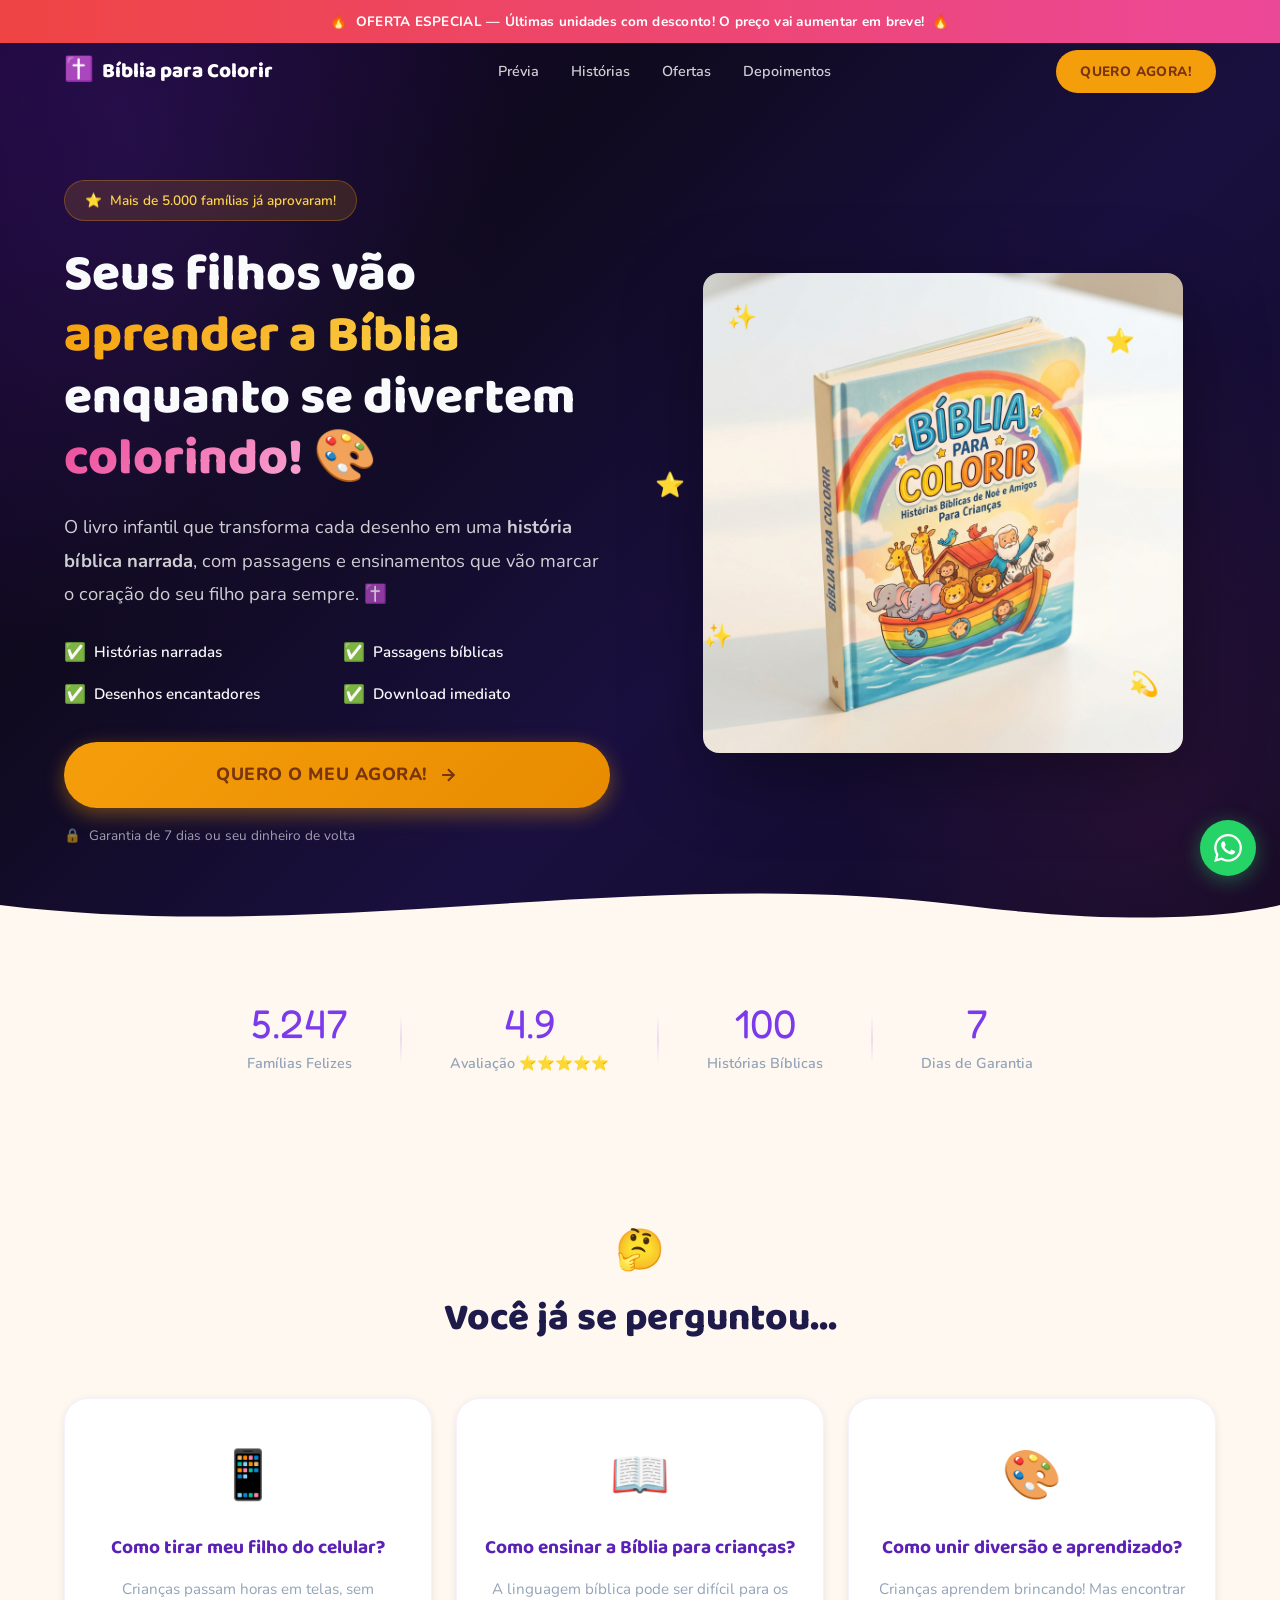
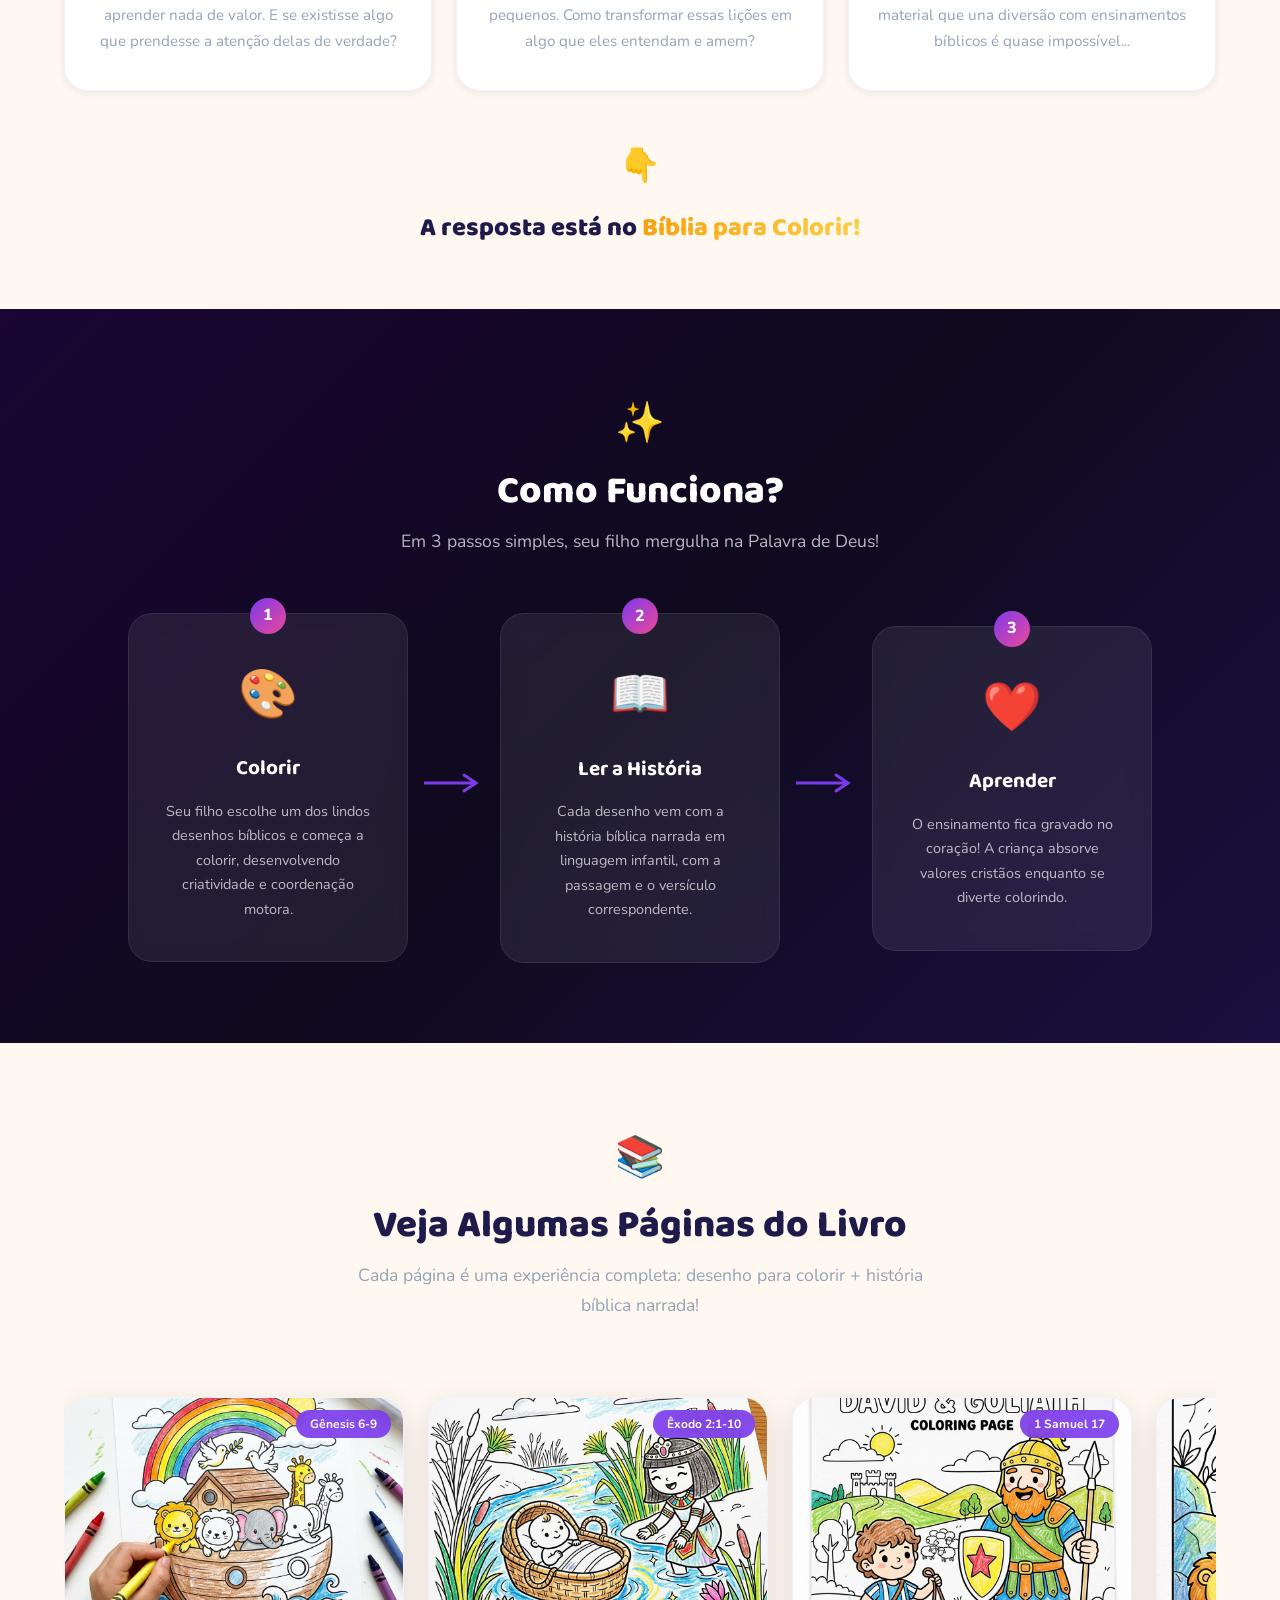
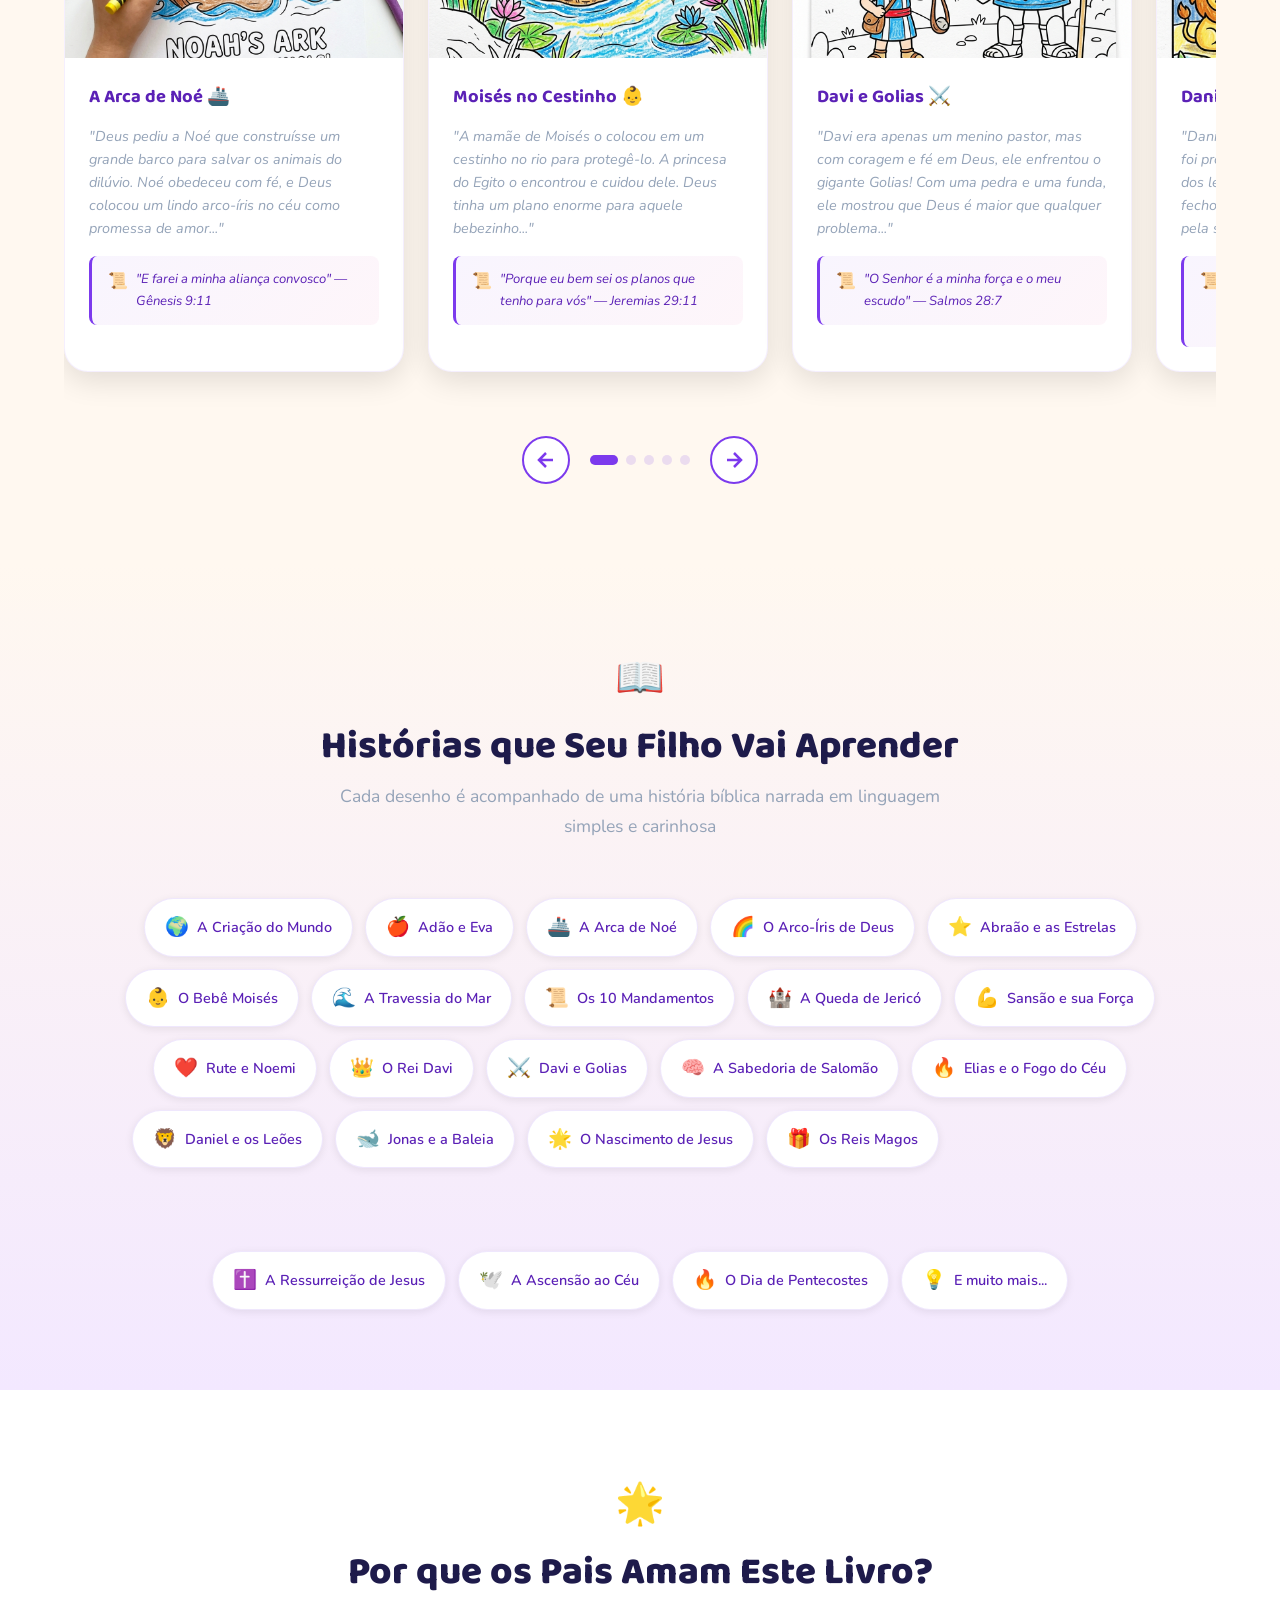
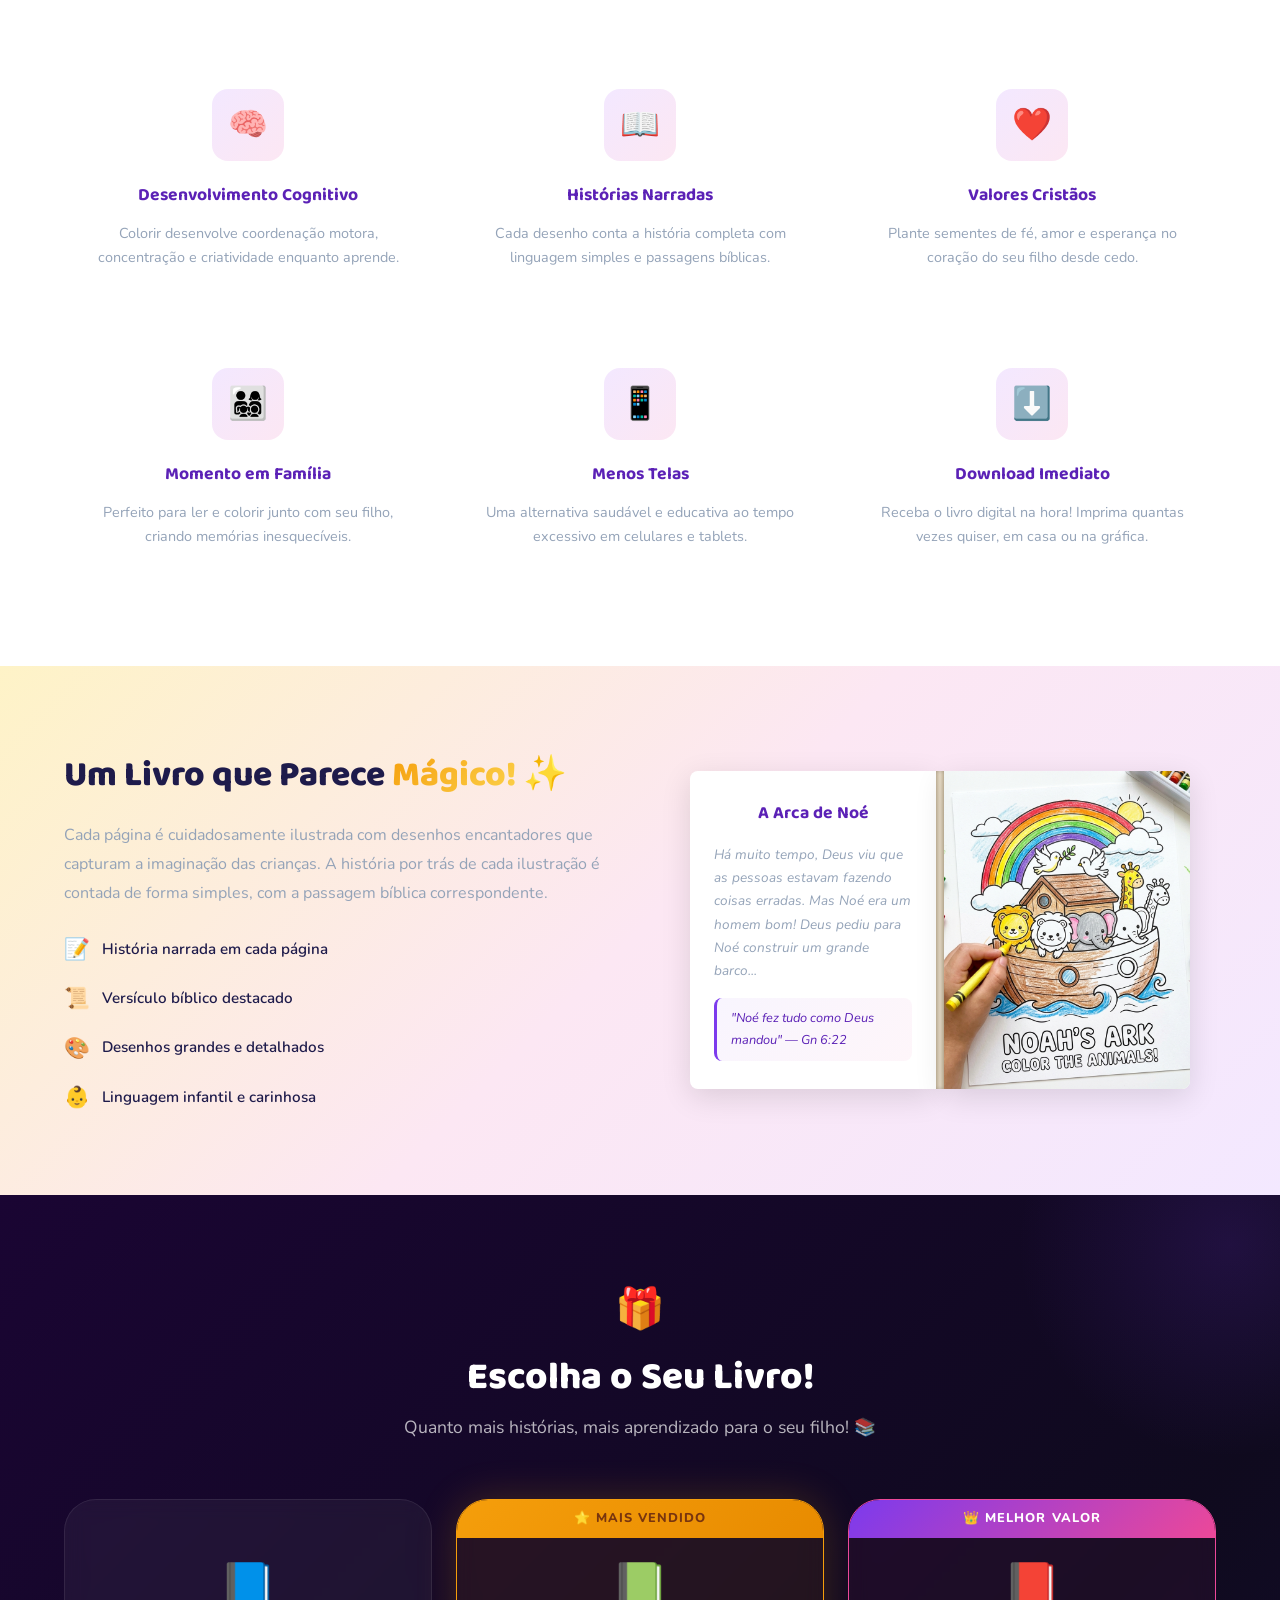
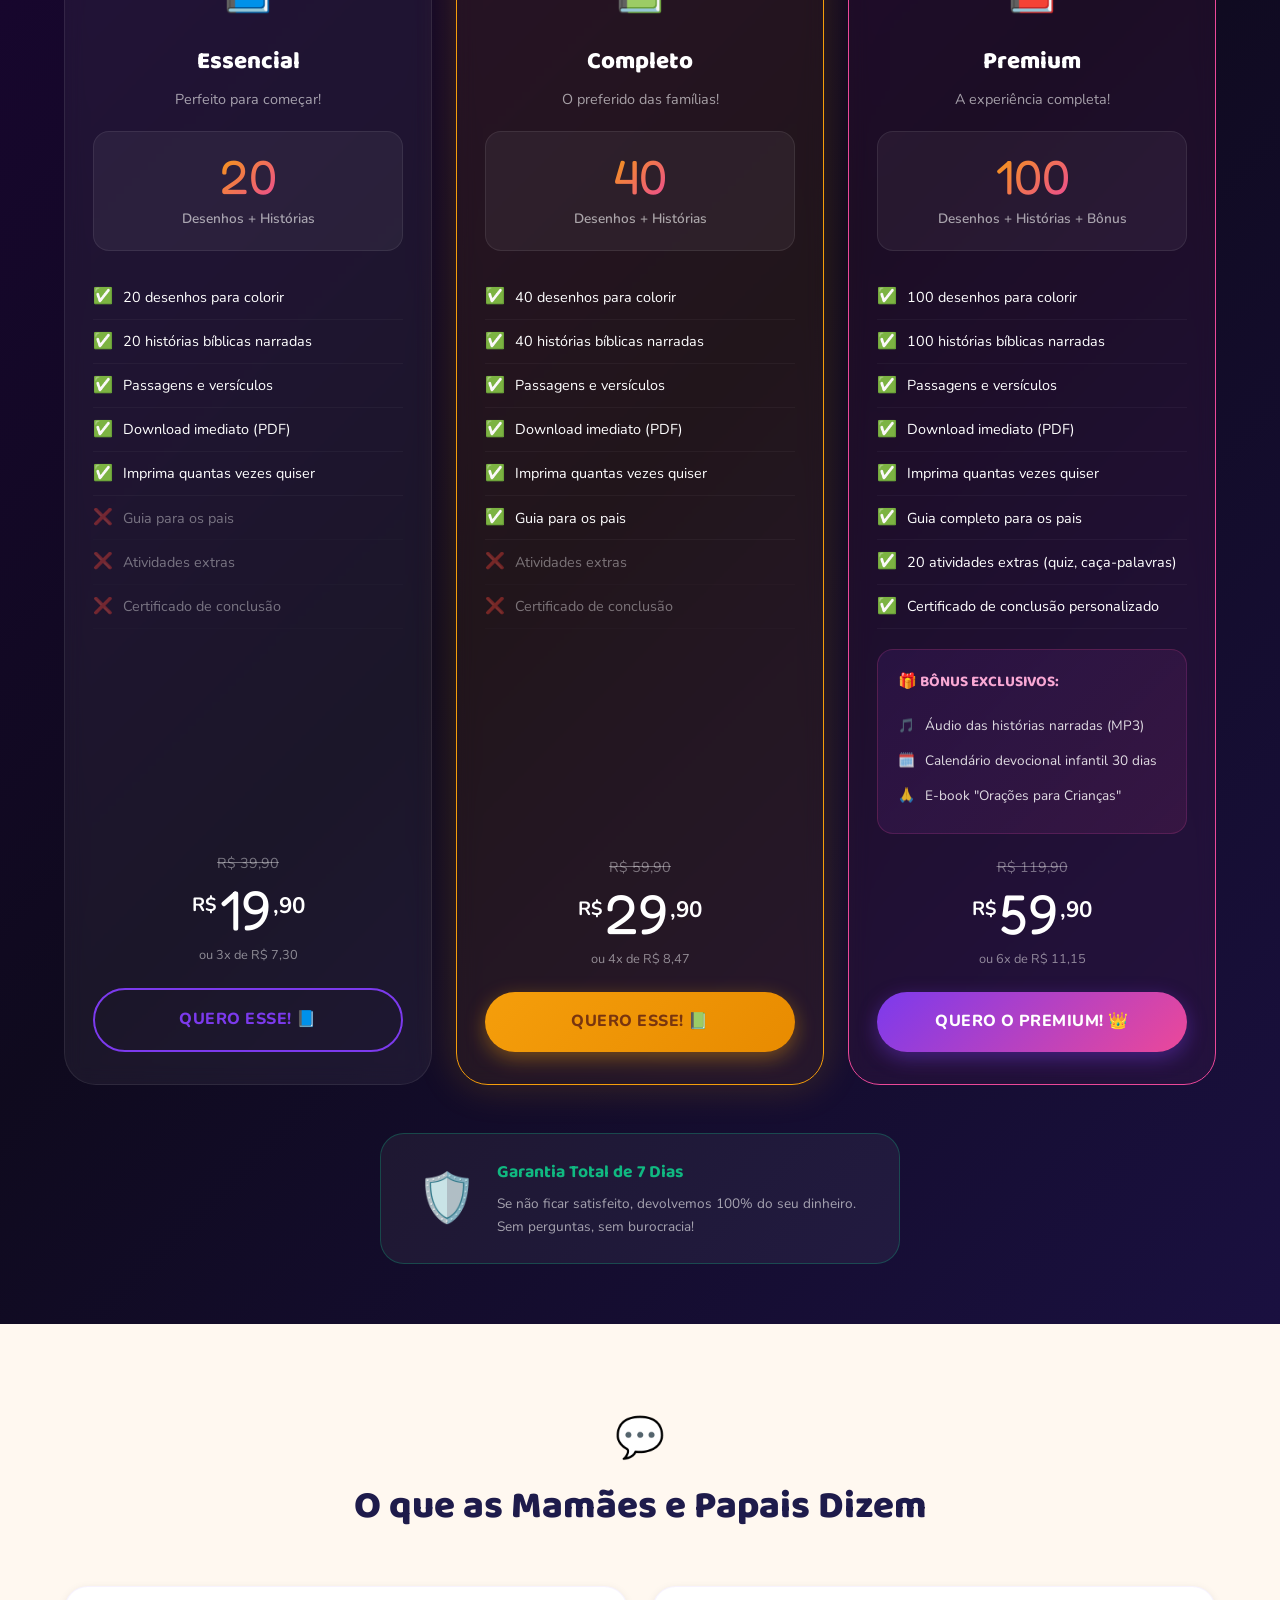
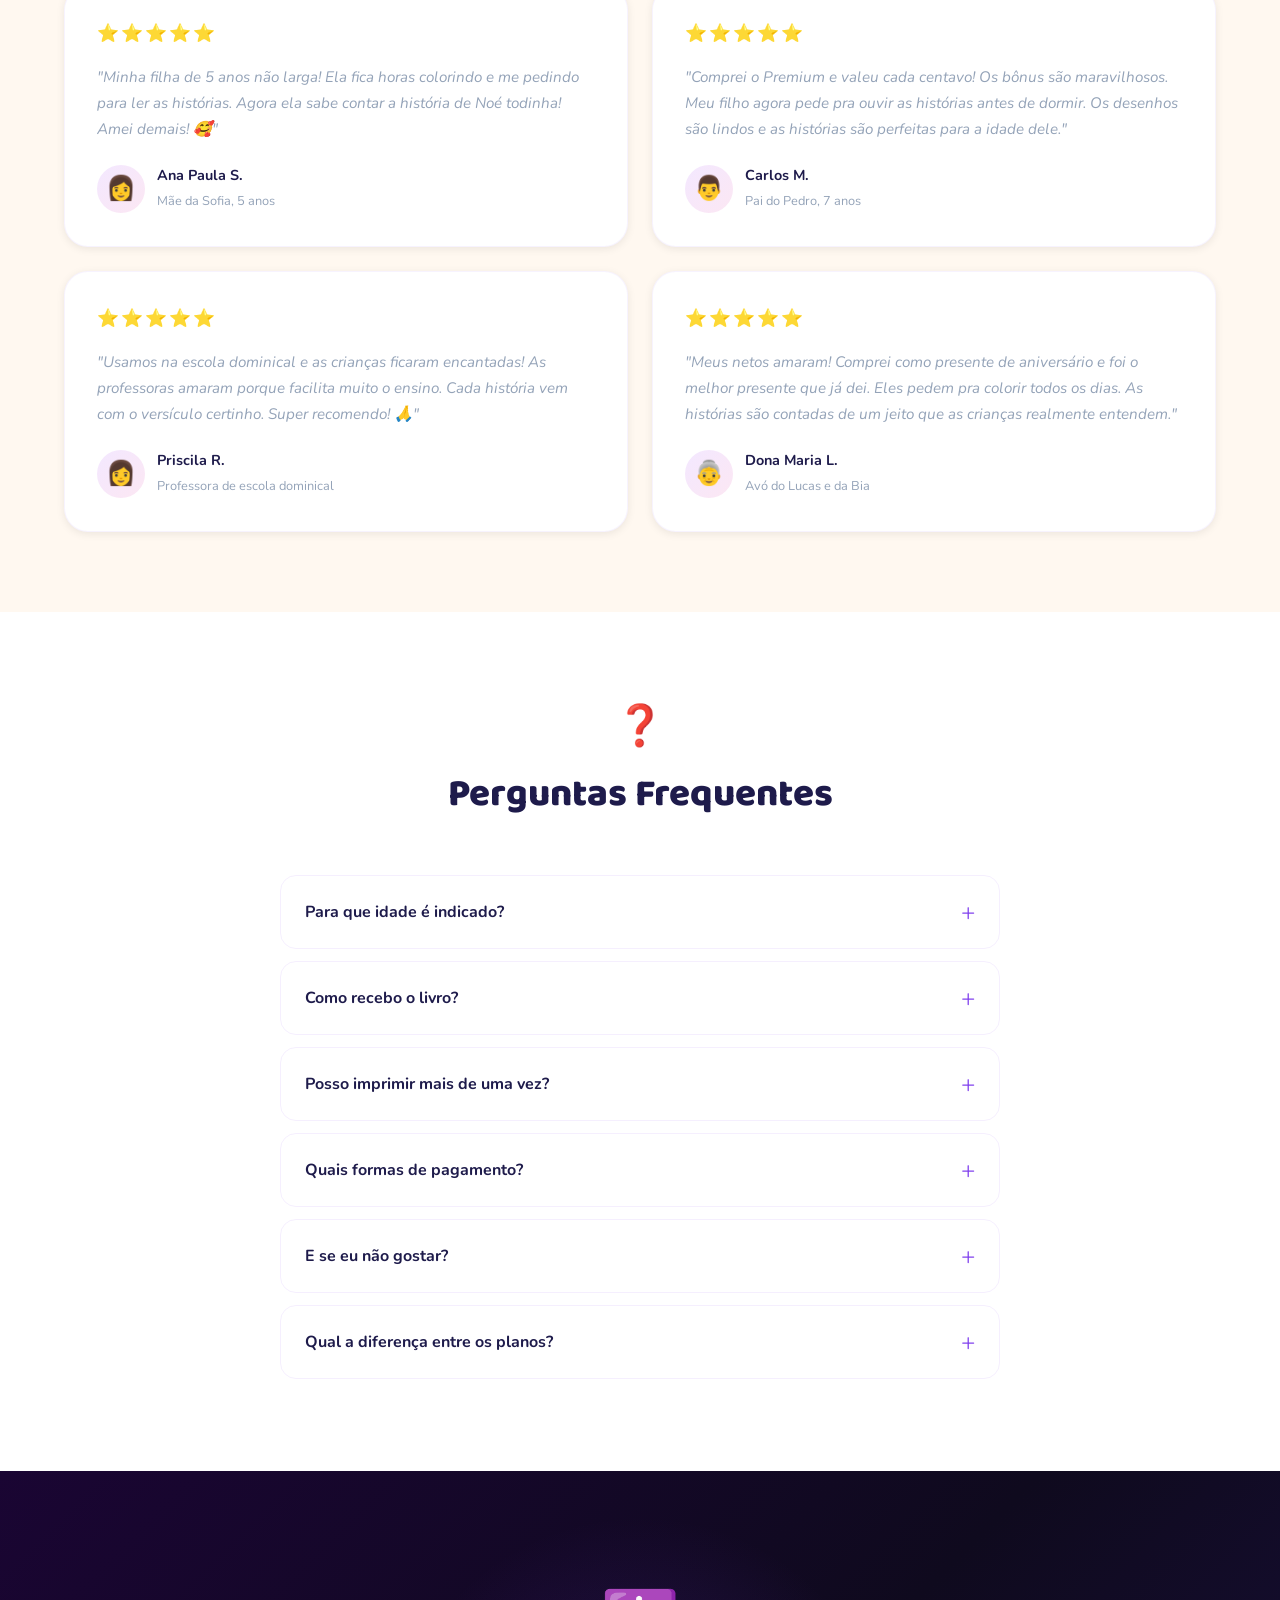
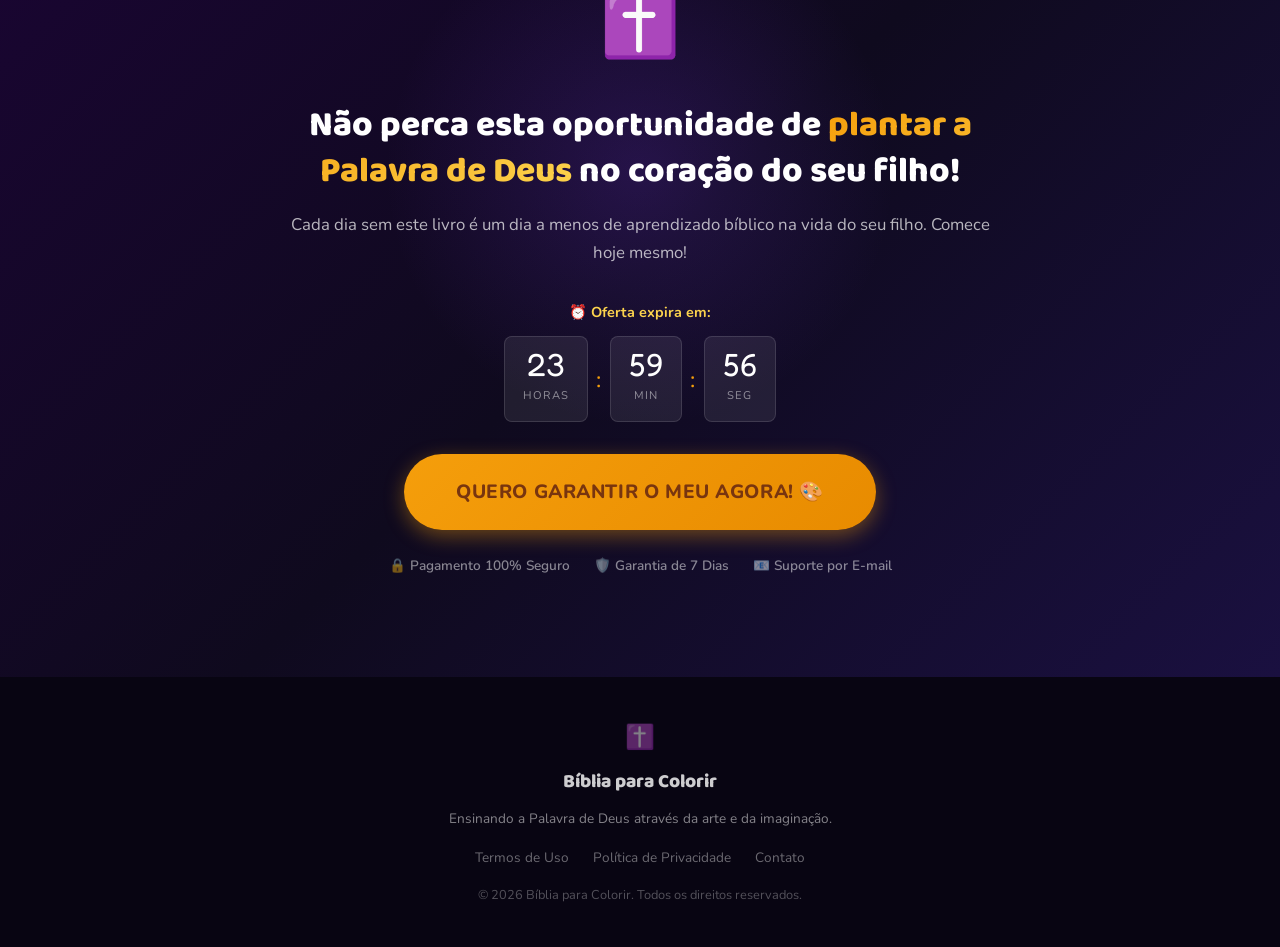
<file: index.html>
<!DOCTYPE html>
<html lang="pt-BR">
<head>
    <meta charset="UTF-8">
    <meta name="viewport" content="width=device-width, initial-scale=1.0">
    <meta name="description" content="Bíblia para Colorir - O livro infantil que ensina as histórias da Bíblia de forma divertida! Seus filhos vão colorir e aprender sobre as maiores histórias da Palavra de Deus.">
    <meta name="keywords" content="bíblia infantil, livro para colorir, histórias da bíblia, livro cristão infantil, colorir bíblia">
    <title>Bíblia para Colorir | Seus filhos vão aprender a Palavra de Deus brincando! 🎨✝️</title>
    <link rel="preconnect" href="https://fonts.googleapis.com">
    <link rel="preconnect" href="https://fonts.gstatic.com" crossorigin>
    <link href="https://fonts.googleapis.com/css2?family=Baloo+2:wght@400;500;600;700;800&family=Nunito:wght@300;400;500;600;700;800;900&family=Fredoka+One&display=swap" rel="stylesheet">
    <link rel="stylesheet" href="styles.css">
    <!-- Meta Pixel Code -->
    <script>
    !function(f,b,e,v,n,t,s)
    {if(f.fbq)return;n=f.fbq=function(){n.callMethod?
    n.callMethod.apply(n,arguments):n.queue.push(arguments)};
    if(!f._fbq)f._fbq=n;n.push=n;n.loaded=!0;n.version='2.0';
    n.queue=[];t=b.createElement(e);t.async=!0;
    t.src=v;s=b.getElementsByTagName(e)[0];
    s.parentNode.insertBefore(t,s)}(window, document,'script',
    'https://connect.facebook.net/en_US/fbevents.js');
    fbq('init', '624262646647561');
    fbq('track', 'PageView');
    </script>
    <noscript><img height="1" width="1" style="display:none"
    src="https://www.facebook.com/tr?id=624262646647561&ev=PageView&noscript=1"
    /></noscript>
    <!-- End Meta Pixel Code -->
</head>
<body>
    <!-- Floating particles background -->
    <div class="particles" id="particles"></div>

    <!-- Top Banner -->
    <div class="top-banner">
        <div class="banner-content">
            <span class="banner-icon">🔥</span>
            <span>OFERTA ESPECIAL — <strong>Últimas unidades com desconto!</strong> O preço vai aumentar em breve!</span>
            <span class="banner-icon">🔥</span>
        </div>
    </div>

    <!-- Navigation -->
    <nav class="navbar" id="navbar">
        <div class="nav-container">
            <a href="#" class="nav-logo">
                <span class="logo-icon">✝️</span>
                <span class="logo-text">Bíblia para Colorir</span>
            </a>
            <div class="nav-links">
                <a href="#preview">Prévia</a>
                <a href="#historias">Histórias</a>
                <a href="#ofertas">Ofertas</a>
                <a href="#depoimentos">Depoimentos</a>
            </div>
            <a href="#ofertas" class="nav-cta">QUERO AGORA!</a>
            <button class="mobile-toggle" id="mobileToggle" aria-label="Menu">
                <span></span><span></span><span></span>
            </button>
        </div>
    </nav>

    <!-- Hero Section -->
    <section class="hero" id="hero">
        <div class="hero-container">
            <div class="hero-content">
                <div class="hero-badge animate-fade-up">
                    <span class="badge-star">⭐</span>
                    <span>Mais de 5.000 famílias já aprovaram!</span>
                </div>
                <h1 class="hero-title animate-fade-up delay-1">
                    Seus filhos vão <span class="highlight">aprender a Bíblia</span> 
                    enquanto se divertem <span class="highlight-2">colorindo!</span> 🎨
                </h1>
                <p class="hero-subtitle animate-fade-up delay-2">
                    O livro infantil que transforma cada desenho em uma <strong>história bíblica narrada</strong>, 
                    com passagens e ensinamentos que vão marcar o coração do seu filho para sempre. ✝️
                </p>
                <div class="hero-features animate-fade-up delay-3">
                    <div class="hero-feature">
                        <span class="feature-check">✅</span>
                        <span>Histórias narradas</span>
                    </div>
                    <div class="hero-feature">
                        <span class="feature-check">✅</span>
                        <span>Passagens bíblicas</span>
                    </div>
                    <div class="hero-feature">
                        <span class="feature-check">✅</span>
                        <span>Desenhos encantadores</span>
                    </div>
                    <div class="hero-feature">
                        <span class="feature-check">✅</span>
                        <span>Download imediato</span>
                    </div>
                </div>
                <div class="hero-cta animate-fade-up delay-4">
                    <a href="#ofertas" class="btn btn-primary btn-lg pulse-btn">
                        <span>QUERO O MEU AGORA!</span>
                        <svg class="btn-arrow" width="20" height="20" viewBox="0 0 24 24" fill="none" stroke="currentColor" stroke-width="2.5"><path d="M5 12h14M12 5l7 7-7 7"/></svg>
                    </a>
                    <div class="hero-guarantee">
                        <span>🔒</span>
                        <span>Garantia de 7 dias ou seu dinheiro de volta</span>
                    </div>
                </div>
            </div>
            <div class="hero-image animate-fade-left delay-2">
                <div class="book-showcase">
                    <div class="book-glow"></div>
                    <img src="images/book_mockup_hero.png" alt="Bíblia para Colorir - Livro infantil" class="book-img floating">
                    <div class="book-sparkles">
                        <span class="sparkle s1">✨</span>
                        <span class="sparkle s2">⭐</span>
                        <span class="sparkle s3">✨</span>
                        <span class="sparkle s4">💫</span>
                        <span class="sparkle s5">⭐</span>
                    </div>
                </div>
            </div>
        </div>
        <div class="hero-wave">
            <svg viewBox="0 0 1440 120" preserveAspectRatio="none">
                <path d="M0,60 C360,120 720,0 1080,60 C1260,90 1380,80 1440,60 L1440,120 L0,120 Z" fill="var(--bg-light)"/>
            </svg>
        </div>
    </section>

    <!-- Social Proof Bar -->
    <section class="social-proof">
        <div class="container">
            <div class="proof-items">
                <div class="proof-item animate-on-scroll">
                    <div class="proof-number" data-count="5247">0</div>
                    <div class="proof-label">Famílias Felizes</div>
                </div>
                <div class="proof-divider"></div>
                <div class="proof-item animate-on-scroll">
                    <div class="proof-number" data-count="4.9">0</div>
                    <div class="proof-label">Avaliação ⭐⭐⭐⭐⭐</div>
                </div>
                <div class="proof-divider"></div>
                <div class="proof-item animate-on-scroll">
                    <div class="proof-number" data-count="100">0</div>
                    <div class="proof-label">Histórias Bíblicas</div>
                </div>
                <div class="proof-divider"></div>
                <div class="proof-item animate-on-scroll">
                    <div class="proof-number" data-count="7">0</div>
                    <div class="proof-label">Dias de Garantia</div>
                </div>
            </div>
        </div>
    </section>

    <!-- Problem Section -->
    <section class="problem-section">
        <div class="container">
            <div class="section-header animate-on-scroll">
                <span class="section-emoji">🤔</span>
                <h2 class="section-title">Você já se perguntou...</h2>
            </div>
            <div class="problem-grid">
                <div class="problem-card animate-on-scroll">
                    <div class="problem-icon">📱</div>
                    <h3>Como tirar meu filho do celular?</h3>
                    <p>Crianças passam horas em telas, sem aprender nada de valor. E se existisse algo que prendesse a atenção delas de verdade?</p>
                </div>
                <div class="problem-card animate-on-scroll">
                    <div class="problem-icon">📖</div>
                    <h3>Como ensinar a Bíblia para crianças?</h3>
                    <p>A linguagem bíblica pode ser difícil para os pequenos. Como transformar essas lições em algo que eles entendam e amem?</p>
                </div>
                <div class="problem-card animate-on-scroll">
                    <div class="problem-icon">🎨</div>
                    <h3>Como unir diversão e aprendizado?</h3>
                    <p>Crianças aprendem brincando! Mas encontrar material que una diversão com ensinamentos bíblicos é quase impossível...</p>
                </div>
            </div>
            <div class="solution-reveal animate-on-scroll">
                <div class="solution-arrow">👇</div>
                <h3 class="solution-text">A resposta está no <span class="highlight">Bíblia para Colorir!</span></h3>
            </div>
        </div>
    </section>

    <!-- How It Works -->
    <section class="how-it-works" id="como-funciona">
        <div class="container">
            <div class="section-header animate-on-scroll">
                <span class="section-emoji">✨</span>
                <h2 class="section-title">Como Funciona?</h2>
                <p class="section-subtitle">Em 3 passos simples, seu filho mergulha na Palavra de Deus!</p>
            </div>
            <div class="steps-container">
                <div class="step-card animate-on-scroll">
                    <div class="step-number">1</div>
                    <div class="step-icon">🎨</div>
                    <h3>Colorir</h3>
                    <p>Seu filho escolhe um dos lindos desenhos bíblicos e começa a colorir, desenvolvendo criatividade e coordenação motora.</p>
                </div>
                <div class="step-connector animate-on-scroll">
                    <svg width="60" height="24" viewBox="0 0 60 24"><path d="M0,12 L50,12 M40,4 L52,12 L40,20" fill="none" stroke="var(--primary)" stroke-width="3" stroke-linecap="round"/></svg>
                </div>
                <div class="step-card animate-on-scroll">
                    <div class="step-number">2</div>
                    <div class="step-icon">📖</div>
                    <h3>Ler a História</h3>
                    <p>Cada desenho vem com a história bíblica narrada em linguagem infantil, com a passagem e o versículo correspondente.</p>
                </div>
                <div class="step-connector animate-on-scroll">
                    <svg width="60" height="24" viewBox="0 0 60 24"><path d="M0,12 L50,12 M40,4 L52,12 L40,20" fill="none" stroke="var(--primary)" stroke-width="3" stroke-linecap="round"/></svg>
                </div>
                <div class="step-card animate-on-scroll">
                    <div class="step-number">3</div>
                    <div class="step-icon">❤️</div>
                    <h3>Aprender</h3>
                    <p>O ensinamento fica gravado no coração! A criança absorve valores cristãos enquanto se diverte colorindo.</p>
                </div>
            </div>
        </div>
    </section>

    <!-- Preview Section -->
    <section class="preview-section" id="preview">
        <div class="container">
            <div class="section-header animate-on-scroll">
                <span class="section-emoji">📚</span>
                <h2 class="section-title">Veja Algumas Páginas do Livro</h2>
                <p class="section-subtitle">Cada página é uma experiência completa: desenho para colorir + história bíblica narrada!</p>
            </div>
            <div class="preview-carousel">
                <div class="carousel-track" id="carouselTrack">
                    <!-- Card 1 - Noah -->
                    <div class="preview-card">
                        <div class="card-image-wrapper">
                            <img src="images/sample_noah_ark.png" alt="Arca de Noé para colorir" loading="lazy">
                            <div class="card-badge">Gênesis 6-9</div>
                        </div>
                        <div class="card-content">
                            <h3>A Arca de Noé 🚢</h3>
                            <p class="card-story">"Deus pediu a Noé que construísse um grande barco para salvar os animais do dilúvio. Noé obedeceu com fé, e Deus colocou um lindo arco-íris no céu como promessa de amor..."</p>
                            <div class="card-verse">
                                <span class="verse-icon">📜</span>
                                <em>"E farei a minha aliança convosco" — Gênesis 9:11</em>
                            </div>
                        </div>
                    </div>
                    <!-- Card 2 - Moses -->
                    <div class="preview-card">
                        <div class="card-image-wrapper">
                            <img src="images/sample_moses.png" alt="Moisés no cestinho para colorir" loading="lazy">
                            <div class="card-badge">Êxodo 2:1-10</div>
                        </div>
                        <div class="card-content">
                            <h3>Moisés no Cestinho 👶</h3>
                            <p class="card-story">"A mamãe de Moisés o colocou em um cestinho no rio para protegê-lo. A princesa do Egito o encontrou e cuidou dele. Deus tinha um plano enorme para aquele bebezinho..."</p>
                            <div class="card-verse">
                                <span class="verse-icon">📜</span>
                                <em>"Porque eu bem sei os planos que tenho para vós" — Jeremias 29:11</em>
                            </div>
                        </div>
                    </div>
                    <!-- Card 3 - David -->
                    <div class="preview-card">
                        <div class="card-image-wrapper">
                            <img src="images/sample_david_goliath.png" alt="Davi e Golias para colorir" loading="lazy">
                            <div class="card-badge">1 Samuel 17</div>
                        </div>
                        <div class="card-content">
                            <h3>Davi e Golias ⚔️</h3>
                            <p class="card-story">"Davi era apenas um menino pastor, mas com coragem e fé em Deus, ele enfrentou o gigante Golias! Com uma pedra e uma funda, ele mostrou que Deus é maior que qualquer problema..."</p>
                            <div class="card-verse">
                                <span class="verse-icon">📜</span>
                                <em>"O Senhor é a minha força e o meu escudo" — Salmos 28:7</em>
                            </div>
                        </div>
                    </div>
                    <!-- Card 4 - Daniel -->
                    <div class="preview-card">
                        <div class="card-image-wrapper">
                            <img src="images/sample_daniel_lions.png" alt="Daniel na cova dos leões para colorir" loading="lazy">
                            <div class="card-badge">Daniel 6</div>
                        </div>
                        <div class="card-content">
                            <h3>Daniel e os Leões 🦁</h3>
                            <p class="card-story">"Daniel orava todos os dias, mesmo quando foi proibido. Por isso, jogaram ele na cova dos leões! Mas Deus enviou um anjo que fechou a boca dos leões. Daniel foi salvo pela sua fé!"</p>
                            <div class="card-verse">
                                <span class="verse-icon">📜</span>
                                <em>"O meu Deus enviou o seu anjo e fechou a boca dos leões" — Daniel 6:22</em>
                            </div>
                        </div>
                    </div>
                    <!-- Card 5 - Nativity -->
                    <div class="preview-card">
                        <div class="card-image-wrapper">
                            <img src="images/sample_nativity.png" alt="Nascimento de Jesus para colorir" loading="lazy">
                            <div class="card-badge">Lucas 2:1-20</div>
                        </div>
                        <div class="card-content">
                            <h3>O Nascimento de Jesus 🌟</h3>
                            <p class="card-story">"Em uma noite especial, em Belém, nasceu o menino Jesus! Maria e José cuidaram dele em uma manjedoura. Uma estrela brilhante guiou os pastores até o Rei dos Reis..."</p>
                            <div class="card-verse">
                                <span class="verse-icon">📜</span>
                                <em>"Porque hoje vos nasceu o Salvador, que é Cristo, o Senhor" — Lucas 2:11</em>
                            </div>
                        </div>
                    </div>
                </div>
                <div class="carousel-controls">
                    <button class="carousel-btn carousel-prev" id="carouselPrev" aria-label="Anterior">
                        <svg width="24" height="24" viewBox="0 0 24 24" fill="none" stroke="currentColor" stroke-width="2.5"><path d="M19 12H5M12 5l-7 7 7 7"/></svg>
                    </button>
                    <div class="carousel-dots" id="carouselDots"></div>
                    <button class="carousel-btn carousel-next" id="carouselNext" aria-label="Próximo">
                        <svg width="24" height="24" viewBox="0 0 24 24" fill="none" stroke="currentColor" stroke-width="2.5"><path d="M5 12h14M12 5l7 7-7 7"/></svg>
                    </button>
                </div>
            </div>
        </div>
    </section>

    <!-- Bible Stories Section -->
    <section class="stories-section" id="historias">
        <div class="container">
            <div class="section-header animate-on-scroll">
                <span class="section-emoji">📖</span>
                <h2 class="section-title">Histórias que Seu Filho Vai Aprender</h2>
                <p class="section-subtitle">Cada desenho é acompanhado de uma história bíblica narrada em linguagem simples e carinhosa</p>
            </div>
            <div class="stories-grid">
                <div class="story-chip animate-on-scroll"><span>🌍</span> A Criação do Mundo</div>
                <div class="story-chip animate-on-scroll"><span>🍎</span> Adão e Eva</div>
                <div class="story-chip animate-on-scroll"><span>🚢</span> A Arca de Noé</div>
                <div class="story-chip animate-on-scroll"><span>🌈</span> O Arco-Íris de Deus</div>
                <div class="story-chip animate-on-scroll"><span>⭐</span> Abraão e as Estrelas</div>
                <div class="story-chip animate-on-scroll"><span>👶</span> O Bebê Moisés</div>
                <div class="story-chip animate-on-scroll"><span>🌊</span> A Travessia do Mar</div>
                <div class="story-chip animate-on-scroll"><span>📜</span> Os 10 Mandamentos</div>
                <div class="story-chip animate-on-scroll"><span>🏰</span> A Queda de Jericó</div>
                <div class="story-chip animate-on-scroll"><span>💪</span> Sansão e sua Força</div>
                <div class="story-chip animate-on-scroll"><span>❤️</span> Rute e Noemi</div>
                <div class="story-chip animate-on-scroll"><span>👑</span> O Rei Davi</div>
                <div class="story-chip animate-on-scroll"><span>⚔️</span> Davi e Golias</div>
                <div class="story-chip animate-on-scroll"><span>🧠</span> A Sabedoria de Salomão</div>
                <div class="story-chip animate-on-scroll"><span>🔥</span> Elias e o Fogo do Céu</div>
                <div class="story-chip animate-on-scroll"><span>🦁</span> Daniel e os Leões</div>
                <div class="story-chip animate-on-scroll"><span>🐋</span> Jonas e a Baleia</div>
                <div class="story-chip animate-on-scroll"><span>🌟</span> O Nascimento de Jesus</div>
                <div class="story-chip animate-on-scroll"><span>🎁</span> Os Reis Magos</div>
                <div class="story-chip animate-on-scroll"><span>🐟</span> A Pesca Milagrosa</div>
                <div class="story-chip animate-on-scroll"><span>🍞</span> A Multiplicação dos Pães</div>
                <div class="story-chip animate-on-scroll"><span>🚶</span> Jesus Anda sobre as Águas</div>
                <div class="story-chip animate-on-scroll"><span>🐑</span> A Ovelha Perdida</div>
                <div class="story-chip animate-on-scroll"><span>🏠</span> O Filho Pródigo</div>
                <div class="story-chip animate-on-scroll"><span>🌿</span> A Entrada em Jerusalém</div>
                <div class="story-chip animate-on-scroll"><span>✝️</span> A Ressurreição de Jesus</div>
                <div class="story-chip animate-on-scroll"><span>🕊️</span> A Ascensão ao Céu</div>
                <div class="story-chip animate-on-scroll"><span>🔥</span> O Dia de Pentecostes</div>
                <div class="story-chip animate-on-scroll"><span>💡</span> E muito mais...</div>
            </div>
        </div>
    </section>

    <!-- Benefits Section -->
    <section class="benefits-section">
        <div class="container">
            <div class="section-header animate-on-scroll">
                <span class="section-emoji">🌟</span>
                <h2 class="section-title">Por que os Pais Amam Este Livro?</h2>
            </div>
            <div class="benefits-grid">
                <div class="benefit-card animate-on-scroll">
                    <div class="benefit-icon-wrap">
                        <span class="benefit-icon">🧠</span>
                    </div>
                    <h3>Desenvolvimento Cognitivo</h3>
                    <p>Colorir desenvolve coordenação motora, concentração e criatividade enquanto aprende.</p>
                </div>
                <div class="benefit-card animate-on-scroll">
                    <div class="benefit-icon-wrap">
                        <span class="benefit-icon">📖</span>
                    </div>
                    <h3>Histórias Narradas</h3>
                    <p>Cada desenho conta a história completa com linguagem simples e passagens bíblicas.</p>
                </div>
                <div class="benefit-card animate-on-scroll">
                    <div class="benefit-icon-wrap">
                        <span class="benefit-icon">❤️</span>
                    </div>
                    <h3>Valores Cristãos</h3>
                    <p>Plante sementes de fé, amor e esperança no coração do seu filho desde cedo.</p>
                </div>
                <div class="benefit-card animate-on-scroll">
                    <div class="benefit-icon-wrap">
                        <span class="benefit-icon">👨‍👩‍👧‍👦</span>
                    </div>
                    <h3>Momento em Família</h3>
                    <p>Perfeito para ler e colorir junto com seu filho, criando memórias inesquecíveis.</p>
                </div>
                <div class="benefit-card animate-on-scroll">
                    <div class="benefit-icon-wrap">
                        <span class="benefit-icon">📱</span>
                    </div>
                    <h3>Menos Telas</h3>
                    <p>Uma alternativa saudável e educativa ao tempo excessivo em celulares e tablets.</p>
                </div>
                <div class="benefit-card animate-on-scroll">
                    <div class="benefit-icon-wrap">
                        <span class="benefit-icon">⬇️</span>
                    </div>
                    <h3>Download Imediato</h3>
                    <p>Receba o livro digital na hora! Imprima quantas vezes quiser, em casa ou na gráfica.</p>
                </div>
            </div>
        </div>
    </section>

    <!-- Book Flip Animation Section -->
    <section class="book-flip-section">
        <div class="container">
            <div class="flip-content animate-on-scroll">
                <div class="flip-text">
                    <h2>Um Livro que Parece <span class="highlight">Mágico!</span> ✨</h2>
                    <p>Cada página é cuidadosamente ilustrada com desenhos encantadores que capturam a imaginação das crianças. 
                    A história por trás de cada ilustração é contada de forma simples, com a passagem bíblica correspondente.</p>
                    <div class="flip-features">
                        <div class="flip-feature">
                            <span>📝</span>
                            <span>História narrada em cada página</span>
                        </div>
                        <div class="flip-feature">
                            <span>📜</span>
                            <span>Versículo bíblico destacado</span>
                        </div>
                        <div class="flip-feature">
                            <span>🎨</span>
                            <span>Desenhos grandes e detalhados</span>
                        </div>
                        <div class="flip-feature">
                            <span>👶</span>
                            <span>Linguagem infantil e carinhosa</span>
                        </div>
                    </div>
                </div>
                <div class="flip-book-container">
                    <div class="open-book">
                        <div class="book-page left-page">
                            <div class="page-content">
                                <h4>A Arca de Noé</h4>
                                <p class="page-story">Há muito tempo, Deus viu que as pessoas estavam fazendo coisas erradas. Mas Noé era um homem bom! Deus pediu para Noé construir um grande barco...</p>
                                <div class="page-verse">"Noé fez tudo como Deus mandou" — Gn 6:22</div>
                            </div>
                        </div>
                        <div class="book-spine"></div>
                        <div class="book-page right-page">
                            <img src="images/sample_noah_ark.png" alt="Desenho da Arca de Noé">
                        </div>
                    </div>
                </div>
            </div>
        </div>
    </section>

    <!-- Pricing Section -->
    <section class="pricing-section" id="ofertas">
        <div class="container">
            <div class="section-header animate-on-scroll">
                <span class="section-emoji">🎁</span>
                <h2 class="section-title">Escolha o Seu Livro!</h2>
                <p class="section-subtitle">Quanto mais histórias, mais aprendizado para o seu filho! 📚</p>
            </div>
            <div class="pricing-grid">
                <!-- Plan 1 -->
                <div class="pricing-card animate-on-scroll">
                    <div class="pricing-header">
                        <div class="plan-emoji">📘</div>
                        <h3 class="plan-name">Essencial</h3>
                        <p class="plan-desc">Perfeito para começar!</p>
                    </div>
                    <div class="pricing-body">
                        <div class="plan-feature-highlight">
                            <span class="feature-number">20</span>
                            <span class="feature-label">Desenhos + Histórias</span>
                        </div>
                        <ul class="plan-features">
                            <li><span class="check">✅</span> 20 desenhos para colorir</li>
                            <li><span class="check">✅</span> 20 histórias bíblicas narradas</li>
                            <li><span class="check">✅</span> Passagens e versículos</li>
                            <li><span class="check">✅</span> Download imediato (PDF)</li>
                            <li><span class="check">✅</span> Imprima quantas vezes quiser</li>
                            <li class="disabled"><span class="x-mark">❌</span> Guia para os pais</li>
                            <li class="disabled"><span class="x-mark">❌</span> Atividades extras</li>
                            <li class="disabled"><span class="x-mark">❌</span> Certificado de conclusão</li>
                        </ul>
                        <div class="plan-price">
                            <span class="price-old">R$ 39,90</span>
                            <div class="price-current">
                                <span class="currency">R$</span>
                                <span class="amount">19</span>
                                <span class="cents">,90</span>
                            </div>
                            <span class="price-installment">ou 3x de R$ 7,30</span>
                        </div>
                        <a href="https://pay.cakto.com.br/35npg3b_967720" class="btn btn-outline btn-block" target="_blank">
                            QUERO ESSE! 📘
                        </a>
                    </div>
                </div>

                <!-- Plan 2 - Popular -->
                <div class="pricing-card popular animate-on-scroll">
                    <div class="popular-badge">⭐ MAIS VENDIDO</div>
                    <div class="pricing-header">
                        <div class="plan-emoji">📗</div>
                        <h3 class="plan-name">Completo</h3>
                        <p class="plan-desc">O preferido das famílias!</p>
                    </div>
                    <div class="pricing-body">
                        <div class="plan-feature-highlight">
                            <span class="feature-number">40</span>
                            <span class="feature-label">Desenhos + Histórias</span>
                        </div>
                        <ul class="plan-features">
                            <li><span class="check">✅</span> 40 desenhos para colorir</li>
                            <li><span class="check">✅</span> 40 histórias bíblicas narradas</li>
                            <li><span class="check">✅</span> Passagens e versículos</li>
                            <li><span class="check">✅</span> Download imediato (PDF)</li>
                            <li><span class="check">✅</span> Imprima quantas vezes quiser</li>
                            <li><span class="check">✅</span> Guia para os pais</li>
                            <li class="disabled"><span class="x-mark">❌</span> Atividades extras</li>
                            <li class="disabled"><span class="x-mark">❌</span> Certificado de conclusão</li>
                        </ul>
                        <div class="plan-price">
                            <span class="price-old">R$ 59,90</span>
                            <div class="price-current">
                                <span class="currency">R$</span>
                                <span class="amount">29</span>
                                <span class="cents">,90</span>
                            </div>
                            <span class="price-installment">ou 4x de R$ 8,47</span>
                        </div>
                        <a href="https://pay.cakto.com.br/psz4r3a" class="btn btn-primary btn-block pulse-btn" target="_blank">
                            QUERO ESSE! 📗
                        </a>
                    </div>
                </div>

                <!-- Plan 3 - Premium -->
                <div class="pricing-card premium animate-on-scroll">
                    <div class="premium-badge">👑 MELHOR VALOR</div>
                    <div class="pricing-header">
                        <div class="plan-emoji">📕</div>
                        <h3 class="plan-name">Premium</h3>
                        <p class="plan-desc">A experiência completa!</p>
                    </div>
                    <div class="pricing-body">
                        <div class="plan-feature-highlight">
                            <span class="feature-number">100</span>
                            <span class="feature-label">Desenhos + Histórias + Bônus</span>
                        </div>
                        <ul class="plan-features">
                            <li><span class="check">✅</span> 100 desenhos para colorir</li>
                            <li><span class="check">✅</span> 100 histórias bíblicas narradas</li>
                            <li><span class="check">✅</span> Passagens e versículos</li>
                            <li><span class="check">✅</span> Download imediato (PDF)</li>
                            <li><span class="check">✅</span> Imprima quantas vezes quiser</li>
                            <li><span class="check">✅</span> Guia completo para os pais</li>
                            <li><span class="check">✅</span> 20 atividades extras (quiz, caça-palavras)</li>
                            <li><span class="check">✅</span> Certificado de conclusão personalizado</li>
                        </ul>
                        <div class="bonus-list">
                            <h4>🎁 BÔNUS EXCLUSIVOS:</h4>
                            <div class="bonus-item">
                                <span>🎵</span> Áudio das histórias narradas (MP3)
                            </div>
                            <div class="bonus-item">
                                <span>🗓️</span> Calendário devocional infantil 30 dias
                            </div>
                            <div class="bonus-item">
                                <span>🙏</span> E-book "Orações para Crianças"
                            </div>
                        </div>
                        <div class="plan-price">
                            <span class="price-old">R$ 119,90</span>
                            <div class="price-current">
                                <span class="currency">R$</span>
                                <span class="amount">59</span>
                                <span class="cents">,90</span>
                            </div>
                            <span class="price-installment">ou 6x de R$ 11,15</span>
                        </div>
                        <a href="https://pay.cakto.com.br/4jd4yro" class="btn btn-premium btn-block pulse-btn" target="_blank">
                            QUERO O PREMIUM! 👑
                        </a>
                    </div>
                </div>
            </div>
            <div class="pricing-guarantee animate-on-scroll">
                <div class="guarantee-badge">
                    <div class="guarantee-icon">🛡️</div>
                    <div class="guarantee-text">
                        <h4>Garantia Total de 7 Dias</h4>
                        <p>Se não ficar satisfeito, devolvemos 100% do seu dinheiro. Sem perguntas, sem burocracia!</p>
                    </div>
                </div>
            </div>
        </div>
    </section>

    <!-- Testimonials -->
    <section class="testimonials-section" id="depoimentos">
        <div class="container">
            <div class="section-header animate-on-scroll">
                <span class="section-emoji">💬</span>
                <h2 class="section-title">O que as Mamães e Papais Dizem</h2>
            </div>
            <div class="testimonials-grid">
                <div class="testimonial-card animate-on-scroll">
                    <div class="testimonial-stars">⭐⭐⭐⭐⭐</div>
                    <p class="testimonial-text">"Minha filha de 5 anos não larga! Ela fica horas colorindo e me pedindo para ler as histórias. Agora ela sabe contar a história de Noé todinha! Amei demais! 🥰"</p>
                    <div class="testimonial-author">
                        <div class="author-avatar">👩</div>
                        <div>
                            <strong>Ana Paula S.</strong>
                            <span>Mãe da Sofia, 5 anos</span>
                        </div>
                    </div>
                </div>
                <div class="testimonial-card animate-on-scroll">
                    <div class="testimonial-stars">⭐⭐⭐⭐⭐</div>
                    <p class="testimonial-text">"Comprei o Premium e valeu cada centavo! Os bônus são maravilhosos. Meu filho agora pede pra ouvir as histórias antes de dormir. Os desenhos são lindos e as histórias são perfeitas para a idade dele."</p>
                    <div class="testimonial-author">
                        <div class="author-avatar">👨</div>
                        <div>
                            <strong>Carlos M.</strong>
                            <span>Pai do Pedro, 7 anos</span>
                        </div>
                    </div>
                </div>
                <div class="testimonial-card animate-on-scroll">
                    <div class="testimonial-stars">⭐⭐⭐⭐⭐</div>
                    <p class="testimonial-text">"Usamos na escola dominical e as crianças ficaram encantadas! As professoras amaram porque facilita muito o ensino. Cada história vem com o versículo certinho. Super recomendo! 🙏"</p>
                    <div class="testimonial-author">
                        <div class="author-avatar">👩</div>
                        <div>
                            <strong>Priscila R.</strong>
                            <span>Professora de escola dominical</span>
                        </div>
                    </div>
                </div>
                <div class="testimonial-card animate-on-scroll">
                    <div class="testimonial-stars">⭐⭐⭐⭐⭐</div>
                    <p class="testimonial-text">"Meus netos amaram! Comprei como presente de aniversário e foi o melhor presente que já dei. Eles pedem pra colorir todos os dias. As histórias são contadas de um jeito que as crianças realmente entendem."</p>
                    <div class="testimonial-author">
                        <div class="author-avatar">👵</div>
                        <div>
                            <strong>Dona Maria L.</strong>
                            <span>Avó do Lucas e da Bia</span>
                        </div>
                    </div>
                </div>
            </div>
        </div>
    </section>

    <!-- FAQ Section -->
    <section class="faq-section" id="faq">
        <div class="container">
            <div class="section-header animate-on-scroll">
                <span class="section-emoji">❓</span>
                <h2 class="section-title">Perguntas Frequentes</h2>
            </div>
            <div class="faq-list">
                <div class="faq-item animate-on-scroll">
                    <button class="faq-question" aria-expanded="false">
                        <span>Para que idade é indicado?</span>
                        <span class="faq-icon">+</span>
                    </button>
                    <div class="faq-answer">
                        <p>O livro é indicado para crianças de 3 a 10 anos. Os desenhos são pensados para diferentes níveis de habilidade, e as histórias são narradas em linguagem simples que crianças de todas as idades conseguem entender.</p>
                    </div>
                </div>
                <div class="faq-item animate-on-scroll">
                    <button class="faq-question" aria-expanded="false">
                        <span>Como recebo o livro?</span>
                        <span class="faq-icon">+</span>
                    </button>
                    <div class="faq-answer">
                        <p>Após a confirmação do pagamento, você recebe imediatamente o link para download do livro em formato PDF de alta qualidade. Você pode imprimir em casa ou em uma gráfica quantas vezes quiser!</p>
                    </div>
                </div>
                <div class="faq-item animate-on-scroll">
                    <button class="faq-question" aria-expanded="false">
                        <span>Posso imprimir mais de uma vez?</span>
                        <span class="faq-icon">+</span>
                    </button>
                    <div class="faq-answer">
                        <p>Sim! O PDF é seu para sempre. Você pode imprimir quantas cópias quiser, quando quiser. Perfeito se a criança quiser colorir o mesmo desenho de novo ou se você tiver mais de um filho!</p>
                    </div>
                </div>
                <div class="faq-item animate-on-scroll">
                    <button class="faq-question" aria-expanded="false">
                        <span>Quais formas de pagamento?</span>
                        <span class="faq-icon">+</span>
                    </button>
                    <div class="faq-answer">
                        <p>Aceitamos cartão de crédito (parcelado), PIX, boleto bancário e débito. O pagamento é 100% seguro e processado pela plataforma Hotmart/Kiwify.</p>
                    </div>
                </div>
                <div class="faq-item animate-on-scroll">
                    <button class="faq-question" aria-expanded="false">
                        <span>E se eu não gostar?</span>
                        <span class="faq-icon">+</span>
                    </button>
                    <div class="faq-answer">
                        <p>Você tem 7 dias de garantia incondicional! Se por qualquer motivo não ficar satisfeito, basta enviar um e-mail e devolvemos 100% do seu dinheiro. Sem perguntas, sem burocracia!</p>
                    </div>
                </div>
                <div class="faq-item animate-on-scroll">
                    <button class="faq-question" aria-expanded="false">
                        <span>Qual a diferença entre os planos?</span>
                        <span class="faq-icon">+</span>
                    </button>
                    <div class="faq-answer">
                        <p>O plano <strong>Essencial</strong> tem 20 desenhos e histórias. O <strong>Completo</strong> tem 40 desenhos, histórias e guia para pais. O <strong>Premium</strong> tem 100 desenhos, histórias, atividades extras, certificado e bônus exclusivos como áudios das histórias, calendário devocional e e-book de orações!</p>
                    </div>
                </div>
            </div>
        </div>
    </section>

    <!-- Final CTA -->
    <section class="final-cta">
        <div class="container">
            <div class="cta-content animate-on-scroll">
                <span class="cta-emoji">✝️</span>
                <h2>Não perca esta oportunidade de <span class="highlight">plantar a Palavra de Deus</span> no coração do seu filho!</h2>
                <p>Cada dia sem este livro é um dia a menos de aprendizado bíblico na vida do seu filho. Comece hoje mesmo!</p>
                <div class="cta-timer">
                    <span class="timer-label">⏰ Oferta expira em:</span>
                    <div class="countdown" id="countdown">
                        <div class="countdown-item">
                            <span class="countdown-number" id="hours">23</span>
                            <span class="countdown-label">Horas</span>
                        </div>
                        <span class="countdown-separator">:</span>
                        <div class="countdown-item">
                            <span class="countdown-number" id="minutes">59</span>
                            <span class="countdown-label">Min</span>
                        </div>
                        <span class="countdown-separator">:</span>
                        <div class="countdown-item">
                            <span class="countdown-number" id="seconds">59</span>
                            <span class="countdown-label">Seg</span>
                        </div>
                    </div>
                </div>
                <a href="#ofertas" class="btn btn-primary btn-xl pulse-btn">
                    <span>QUERO GARANTIR O MEU AGORA! 🎨</span>
                </a>
                <div class="cta-trust">
                    <span>🔒 Pagamento 100% Seguro</span>
                    <span>🛡️ Garantia de 7 Dias</span>
                    <span>📧 Suporte por E-mail</span>
                </div>
            </div>
        </div>
    </section>

    <!-- Footer -->
    <footer class="footer">
        <div class="container">
            <div class="footer-content">
                <div class="footer-brand">
                    <span class="logo-icon">✝️</span>
                    <span class="logo-text">Bíblia para Colorir</span>
                    <p>Ensinando a Palavra de Deus através da arte e da imaginação.</p>
                </div>
                <div class="footer-links">
                    <a href="#">Termos de Uso</a>
                    <a href="#">Política de Privacidade</a>
                    <a href="#">Contato</a>
                </div>
                <p class="footer-copy">&copy; 2026 Bíblia para Colorir. Todos os direitos reservados.</p>
            </div>
        </div>
    </footer>

    <!-- WhatsApp Float Button -->
    <a href="https://wa.me/5511999999999" class="whatsapp-float" target="_blank" rel="noopener" aria-label="WhatsApp">
        <svg width="28" height="28" viewBox="0 0 24 24" fill="white"><path d="M17.472 14.382c-.297-.149-1.758-.867-2.03-.967-.273-.099-.471-.148-.67.15-.197.297-.767.966-.94 1.164-.173.199-.347.223-.644.075-.297-.15-1.255-.463-2.39-1.475-.883-.788-1.48-1.761-1.653-2.059-.173-.297-.018-.458.13-.606.134-.133.298-.347.446-.52.149-.174.198-.298.298-.497.099-.198.05-.371-.025-.52-.075-.149-.669-1.612-.916-2.207-.242-.579-.487-.5-.669-.51-.173-.008-.371-.01-.57-.01-.198 0-.52.074-.792.372-.272.297-1.04 1.016-1.04 2.479 0 1.462 1.065 2.875 1.213 3.074.149.198 2.096 3.2 5.077 4.487.709.306 1.262.489 1.694.625.712.227 1.36.195 1.871.118.571-.085 1.758-.719 2.006-1.413.248-.694.248-1.289.173-1.413-.074-.124-.272-.198-.57-.347m-5.421 7.403h-.004a9.87 9.87 0 01-5.031-1.378l-.361-.214-3.741.982.998-3.648-.235-.374a9.86 9.86 0 01-1.51-5.26c.001-5.45 4.436-9.884 9.888-9.884 2.64 0 5.122 1.03 6.988 2.898a9.825 9.825 0 012.893 6.994c-.003 5.45-4.437 9.884-9.885 9.884m8.413-18.297A11.815 11.815 0 0012.05 0C5.495 0 .16 5.335.157 11.892c0 2.096.547 4.142 1.588 5.945L.057 24l6.305-1.654a11.882 11.882 0 005.683 1.448h.005c6.554 0 11.89-5.335 11.893-11.893a11.821 11.821 0 00-3.48-8.413z"/></svg>
    </a>

    <script src="script.js"></script>
</body>
</html>
</file>
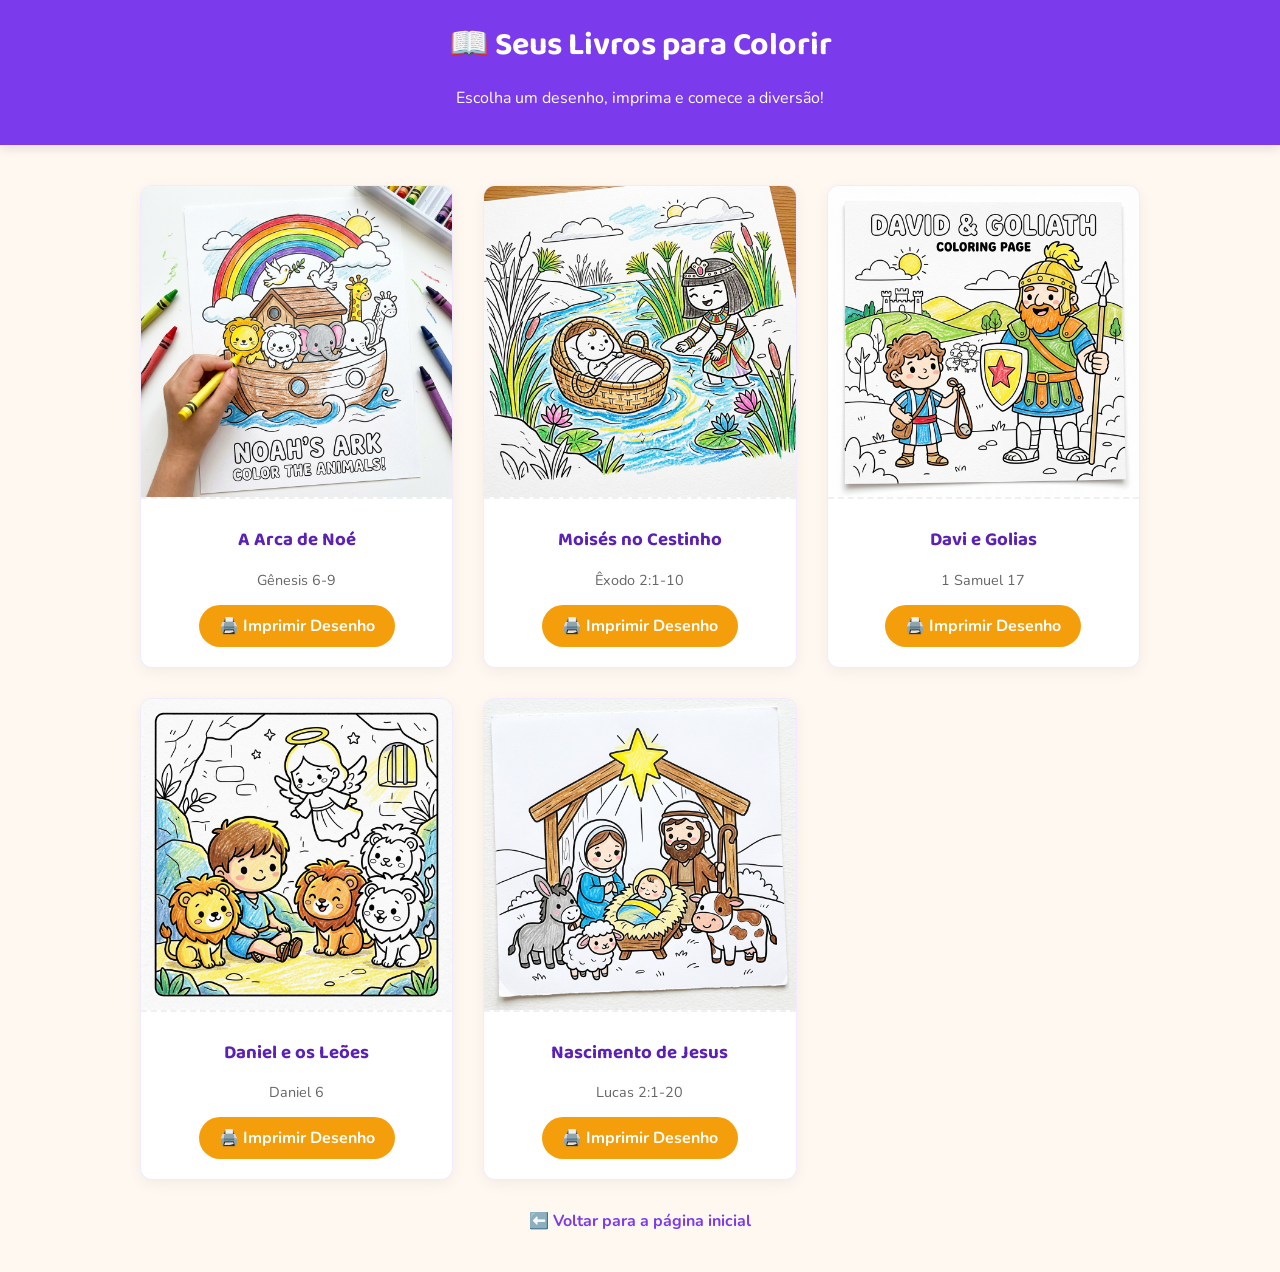
<file: livros.html>
<!DOCTYPE html>
<html lang="pt-BR">
<head>
    <meta charset="UTF-8">
    <meta name="viewport" content="width=device-width, initial-scale=1.0">
    <title>Meus Livros - Bíblia para Colorir</title>
    <link href="https://fonts.googleapis.com/css2?family=Baloo+2:wght@400;500;600;700;800&family=Nunito:wght@400;600;700&display=swap" rel="stylesheet">
    <style>
        body {
            font-family: 'Nunito', sans-serif;
            background: #FFF8F0;
            color: #1E1B4B;
            margin: 0;
            padding: 0;
        }
        header {
            background: #7C3AED;
            color: white;
            padding: 20px;
            text-align: center;
            box-shadow: 0 4px 10px rgba(0,0,0,0.1);
        }
        h1 {
            font-family: 'Baloo 2', cursive;
            margin: 0;
        }
        .container {
            max-width: 1000px;
            margin: 40px auto;
            padding: 0 20px;
        }
        .book-grid {
            display: grid;
            grid-template-columns: repeat(auto-fit, minmax(300px, 1fr));
            gap: 30px;
        }
        .page-card {
            background: white;
            border-radius: 12px;
            box-shadow: 0 4px 15px rgba(0,0,0,0.05);
            overflow: hidden;
            text-align: center;
            border: 1px solid rgba(124, 58, 237, 0.1);
        }
        .page-card img {
            width: 100%;
            height: auto;
            border-bottom: 2px dashed #f0f0f0;
        }
        .page-info {
            padding: 20px;
        }
        .page-info h3 {
            font-family: 'Baloo 2', cursive;
            margin: 0 0 10px;
            color: #5B21B6;
        }
        .page-info p {
            font-size: 0.9rem;
            color: #666;
            margin-bottom: 15px;
        }
        .btn-print {
            display: inline-block;
            background: #F59E0B;
            color: white;
            padding: 10px 20px;
            border-radius: 50px;
            text-decoration: none;
            font-weight: bold;
            transition: 0.3s;
        }
        .btn-print:hover {
            background: #E88B00;
            transform: translateY(-2px);
        }
        .btn-back {
            display: inline-block;
            margin-top: 30px;
            color: #7C3AED;
            text-decoration: none;
            font-weight: bold;
        }
    </style>
</head>
<body>

<header>
    <h1>📖 Seus Livros para Colorir</h1>
    <p>Escolha um desenho, imprima e comece a diversão!</p>
</header>

<div class="container">
    <div class="book-grid">
        <div class="page-card">
            <img src="images/sample_noah_ark.png" alt="Arca de Noé">
            <div class="page-info">
                <h3>A Arca de Noé</h3>
                <p>Gênesis 6-9</p>
                <a href="images/sample_noah_ark.png" target="_blank" class="btn-print">🖨️ Imprimir Desenho</a>
            </div>
        </div>

        <div class="page-card">
            <img src="images/sample_moses.png" alt="Moisés">
            <div class="page-info">
                <h3>Moisés no Cestinho</h3>
                <p>Êxodo 2:1-10</p>
                <a href="images/sample_moses.png" target="_blank" class="btn-print">🖨️ Imprimir Desenho</a>
            </div>
        </div>

        <div class="page-card">
            <img src="images/sample_david_goliath.png" alt="Davi e Golias">
            <div class="page-info">
                <h3>Davi e Golias</h3>
                <p>1 Samuel 17</p>
                <a href="images/sample_david_goliath.png" target="_blank" class="btn-print">🖨️ Imprimir Desenho</a>
            </div>
        </div>

        <div class="page-card">
            <img src="images/sample_daniel_lions.png" alt="Daniel">
            <div class="page-info">
                <h3>Daniel e os Leões</h3>
                <p>Daniel 6</p>
                <a href="images/sample_daniel_lions.png" target="_blank" class="btn-print">🖨️ Imprimir Desenho</a>
            </div>
        </div>

        <div class="page-card">
            <img src="images/sample_nativity.png" alt="Nascimento de Jesus">
            <div class="page-info">
                <h3>Nascimento de Jesus</h3>
                <p>Lucas 2:1-20</p>
                <a href="images/sample_nativity.png" target="_blank" class="btn-print">🖨️ Imprimir Desenho</a>
            </div>
        </div>
    </div>
    
    <div style="text-align: center;">
        <a href="index.html" class="btn-back">⬅️ Voltar para a página inicial</a>
    </div>
</div>

</body>
</html>
</file>
<file: styles.css>
/* ===== CSS VARIABLES ===== */
:root {
    --primary: #7C3AED;
    --primary-light: #A78BFA;
    --primary-dark: #5B21B6;
    --secondary: #F59E0B;
    --secondary-light: #FCD34D;
    --accent: #EC4899;
    --accent-light: #F9A8D4;
    --success: #10B981;
    --danger: #EF4444;

    --bg-dark: #0F0A1E;
    --bg-gradient: linear-gradient(135deg, #1a0533 0%, #0f0a1e 30%, #1a1040 60%, #0d0820 100%);
    --bg-light: #FFF8F0;
    --bg-card: rgba(255, 255, 255, 0.08);
    --bg-card-light: #FFFFFF;

    --text-dark: #1E1B4B;
    --text-light: #F8FAFC;
    --text-muted: #94A3B8;
    --text-warm: #78350F;

    --border-subtle: rgba(255, 255, 255, 0.08);
    --border-light: rgba(124, 58, 237, 0.15);

    --shadow-sm: 0 2px 8px rgba(0,0,0,0.08);
    --shadow-md: 0 8px 30px rgba(0,0,0,0.12);
    --shadow-lg: 0 20px 60px rgba(0,0,0,0.15);
    --shadow-glow: 0 0 40px rgba(124, 58, 237, 0.3);
    --shadow-glow-gold: 0 0 40px rgba(245, 158, 11, 0.3);

    --radius-sm: 8px;
    --radius-md: 16px;
    --radius-lg: 24px;
    --radius-xl: 32px;

    --font-display: 'Fredoka One', cursive;
    --font-heading: 'Baloo 2', cursive;
    --font-body: 'Nunito', sans-serif;
}

/* ===== RESET & BASE ===== */
*, *::before, *::after {
    margin: 0;
    padding: 0;
    box-sizing: border-box;
}

html {
    scroll-behavior: smooth;
    font-size: 16px;
}

body {
    font-family: var(--font-body);
    background: var(--bg-light);
    color: var(--text-dark);
    line-height: 1.7;
    overflow-x: hidden;
    -webkit-font-smoothing: antialiased;
}

img {
    max-width: 100%;
    height: auto;
    display: block;
}

a {
    text-decoration: none;
    color: inherit;
    transition: all 0.3s ease;
}

.container {
    max-width: 1200px;
    margin: 0 auto;
    padding: 0 24px;
}

/* ===== PARTICLES ===== */
.particles {
    position: fixed;
    top: 0;
    left: 0;
    width: 100%;
    height: 100%;
    pointer-events: none;
    z-index: 0;
    overflow: hidden;
}

.particle {
    position: absolute;
    border-radius: 50%;
    opacity: 0.15;
    animation: particleFloat 15s infinite ease-in-out;
}

@keyframes particleFloat {
    0%, 100% { transform: translateY(0) translateX(0) scale(1); }
    25% { transform: translateY(-30px) translateX(20px) scale(1.1); }
    50% { transform: translateY(-15px) translateX(-15px) scale(0.95); }
    75% { transform: translateY(-40px) translateX(10px) scale(1.05); }
}

/* ===== TOP BANNER ===== */
.top-banner {
    background: linear-gradient(90deg, var(--danger), var(--accent), var(--danger));
    background-size: 200% 100%;
    animation: bannerShimmer 3s ease-in-out infinite;
    color: white;
    text-align: center;
    padding: 10px 16px;
    font-size: 0.85rem;
    font-weight: 700;
    letter-spacing: 0.02em;
    position: relative;
    z-index: 1001;
}

@keyframes bannerShimmer {
    0%, 100% { background-position: 0% 50%; }
    50% { background-position: 100% 50%; }
}

.banner-content {
    display: flex;
    align-items: center;
    justify-content: center;
    gap: 8px;
}

.banner-icon {
    animation: bannerPulse 1.5s ease-in-out infinite;
}

@keyframes bannerPulse {
    0%, 100% { transform: scale(1); }
    50% { transform: scale(1.3); }
}

/* ===== NAVBAR ===== */
.navbar {
    position: fixed;
    top: 0;
    left: 0;
    right: 0;
    z-index: 1000;
    padding: 12px 0;
    transition: all 0.4s ease;
    background: transparent;
    margin-top: 38px;
}

.navbar.scrolled {
    background: rgba(15, 10, 30, 0.95);
    backdrop-filter: blur(20px);
    -webkit-backdrop-filter: blur(20px);
    box-shadow: 0 4px 30px rgba(0,0,0,0.3);
    margin-top: 0;
    padding: 8px 0;
}

.nav-container {
    max-width: 1200px;
    margin: 0 auto;
    padding: 0 24px;
    display: flex;
    align-items: center;
    justify-content: space-between;
}

.nav-logo {
    display: flex;
    align-items: center;
    gap: 8px;
    font-family: var(--font-heading);
    font-weight: 800;
    font-size: 1.3rem;
    color: white;
}

.logo-icon {
    font-size: 1.5rem;
}

.nav-links {
    display: flex;
    gap: 32px;
}

.nav-links a {
    color: rgba(255,255,255,0.8);
    font-weight: 600;
    font-size: 0.9rem;
    position: relative;
}

.nav-links a::after {
    content: '';
    position: absolute;
    bottom: -4px;
    left: 0;
    width: 0;
    height: 2px;
    background: var(--secondary);
    border-radius: 2px;
    transition: width 0.3s ease;
}

.nav-links a:hover::after {
    width: 100%;
}

.nav-links a:hover {
    color: white;
}

.nav-cta {
    background: var(--secondary);
    color: var(--text-warm) !important;
    padding: 10px 24px;
    border-radius: 50px;
    font-weight: 800;
    font-size: 0.85rem;
    letter-spacing: 0.03em;
    transition: all 0.3s ease;
}

.nav-cta:hover {
    background: var(--secondary-light);
    transform: translateY(-2px);
    box-shadow: var(--shadow-glow-gold);
}

.mobile-toggle {
    display: none;
    flex-direction: column;
    gap: 5px;
    background: none;
    border: none;
    cursor: pointer;
    padding: 4px;
}

.mobile-toggle span {
    width: 24px;
    height: 2px;
    background: white;
    border-radius: 2px;
    transition: all 0.3s ease;
}

/* ===== HERO ===== */
.hero {
    background: var(--bg-gradient);
    min-height: 100vh;
    display: flex;
    align-items: center;
    padding-top: 120px;
    padding-bottom: 80px;
    position: relative;
    overflow: hidden;
}

.hero::before {
    content: '';
    position: absolute;
    top: -50%;
    left: -20%;
    width: 60%;
    height: 120%;
    background: radial-gradient(ellipse, rgba(124, 58, 237, 0.15) 0%, transparent 70%);
    animation: heroGlow 8s ease-in-out infinite;
}

.hero::after {
    content: '';
    position: absolute;
    bottom: -30%;
    right: -15%;
    width: 50%;
    height: 100%;
    background: radial-gradient(ellipse, rgba(236, 72, 153, 0.1) 0%, transparent 70%);
    animation: heroGlow 10s ease-in-out infinite reverse;
}

@keyframes heroGlow {
    0%, 100% { transform: translate(0, 0); }
    50% { transform: translate(20px, -20px); }
}

.hero-container {
    max-width: 1200px;
    margin: 0 auto;
    padding: 0 24px;
    display: grid;
    grid-template-columns: 1fr 1fr;
    gap: 60px;
    align-items: center;
    position: relative;
    z-index: 2;
}

.hero-content {
    color: var(--text-light);
}

.hero-badge {
    display: inline-flex;
    align-items: center;
    gap: 8px;
    background: rgba(245, 158, 11, 0.15);
    border: 1px solid rgba(245, 158, 11, 0.3);
    padding: 8px 20px;
    border-radius: 50px;
    font-size: 0.85rem;
    font-weight: 600;
    color: var(--secondary-light);
    margin-bottom: 24px;
}

.badge-star {
    animation: starSpin 3s linear infinite;
}

@keyframes starSpin {
    0% { transform: rotate(0deg); }
    100% { transform: rotate(360deg); }
}

.hero-title {
    font-family: var(--font-heading);
    font-size: clamp(2rem, 4vw, 3.2rem);
    font-weight: 800;
    line-height: 1.2;
    margin-bottom: 20px;
}

.highlight {
    background: linear-gradient(135deg, var(--secondary), var(--secondary-light));
    -webkit-background-clip: text;
    -webkit-text-fill-color: transparent;
    background-clip: text;
}

.highlight-2 {
    background: linear-gradient(135deg, var(--accent), var(--accent-light));
    -webkit-background-clip: text;
    -webkit-text-fill-color: transparent;
    background-clip: text;
}

.hero-subtitle {
    font-size: 1.15rem;
    line-height: 1.8;
    color: rgba(255,255,255,0.8);
    margin-bottom: 28px;
}

.hero-features {
    display: grid;
    grid-template-columns: 1fr 1fr;
    gap: 12px;
    margin-bottom: 32px;
}

.hero-feature {
    display: flex;
    align-items: center;
    gap: 8px;
    font-weight: 600;
    font-size: 0.95rem;
}

.feature-check {
    font-size: 1.1rem;
}

.hero-cta {
    display: flex;
    flex-direction: column;
    gap: 16px;
}

.hero-guarantee {
    display: flex;
    align-items: center;
    gap: 8px;
    font-size: 0.85rem;
    color: rgba(255,255,255,0.6);
}

/* ===== BUTTONS ===== */
.btn {
    display: inline-flex;
    align-items: center;
    justify-content: center;
    gap: 10px;
    font-family: var(--font-body);
    font-weight: 800;
    font-size: 1rem;
    padding: 16px 36px;
    border-radius: 50px;
    border: none;
    cursor: pointer;
    transition: all 0.3s ease;
    position: relative;
    overflow: hidden;
    letter-spacing: 0.03em;
}

.btn-primary {
    background: linear-gradient(135deg, var(--secondary), #E88B00);
    color: var(--text-warm);
    box-shadow: 0 6px 20px rgba(245, 158, 11, 0.4);
}

.btn-primary:hover {
    transform: translateY(-3px);
    box-shadow: 0 10px 30px rgba(245, 158, 11, 0.5);
}

.btn-outline {
    background: transparent;
    color: var(--primary);
    border: 2px solid var(--primary);
}

.btn-outline:hover {
    background: var(--primary);
    color: white;
    transform: translateY(-3px);
    box-shadow: var(--shadow-glow);
}

.btn-premium {
    background: linear-gradient(135deg, #7C3AED, #EC4899);
    color: white;
    box-shadow: 0 6px 20px rgba(124, 58, 237, 0.4);
}

.btn-premium:hover {
    transform: translateY(-3px);
    box-shadow: 0 10px 30px rgba(124, 58, 237, 0.5);
}

.btn-lg {
    padding: 18px 42px;
    font-size: 1.1rem;
}

.btn-xl {
    padding: 22px 52px;
    font-size: 1.2rem;
}

.btn-block {
    width: 100%;
}

.pulse-btn {
    animation: pulse 2.5s ease-in-out infinite;
}

@keyframes pulse {
    0%, 100% { box-shadow: 0 6px 20px rgba(245, 158, 11, 0.4); }
    50% { box-shadow: 0 6px 30px rgba(245, 158, 11, 0.6), 0 0 60px rgba(245, 158, 11, 0.2); }
}

.btn-arrow {
    transition: transform 0.3s ease;
}

.btn:hover .btn-arrow {
    transform: translateX(4px);
}

/* ===== HERO IMAGE / BOOK SHOWCASE ===== */
.hero-image {
    display: flex;
    justify-content: center;
    align-items: center;
}

.book-showcase {
    position: relative;
    max-width: 480px;
}

.book-glow {
    position: absolute;
    top: 50%;
    left: 50%;
    transform: translate(-50%, -50%);
    width: 90%;
    height: 90%;
    background: radial-gradient(ellipse, rgba(124, 58, 237, 0.4) 0%, transparent 60%);
    filter: blur(40px);
    animation: bookGlow 4s ease-in-out infinite;
}

@keyframes bookGlow {
    0%, 100% { opacity: 0.6; transform: translate(-50%, -50%) scale(1); }
    50% { opacity: 1; transform: translate(-50%, -50%) scale(1.1); }
}

.book-img {
    position: relative;
    z-index: 2;
    filter: drop-shadow(0 20px 40px rgba(0,0,0,0.4));
    border-radius: var(--radius-md);
}

.floating {
    animation: floating 4s ease-in-out infinite;
}

@keyframes floating {
    0%, 100% { transform: translateY(0); }
    50% { transform: translateY(-15px); }
}

.book-sparkles {
    position: absolute;
    top: 0;
    left: 0;
    width: 100%;
    height: 100%;
    z-index: 3;
    pointer-events: none;
}

.sparkle {
    position: absolute;
    font-size: 1.5rem;
    animation: sparkle 3s ease-in-out infinite;
}

.s1 { top: 5%; left: 5%; animation-delay: 0s; }
.s2 { top: 10%; right: 10%; animation-delay: 0.5s; }
.s3 { bottom: 20%; left: 0; animation-delay: 1s; }
.s4 { bottom: 10%; right: 5%; animation-delay: 1.5s; }
.s5 { top: 40%; left: -10%; animation-delay: 2s; }

@keyframes sparkle {
    0%, 100% { opacity: 0; transform: scale(0.5) rotate(0deg); }
    50% { opacity: 1; transform: scale(1.2) rotate(180deg); }
}

.hero-wave {
    position: absolute;
    bottom: -2px;
    left: 0;
    width: 100%;
    z-index: 3;
}

.hero-wave svg {
    display: block;
    width: 100%;
    height: 80px;
}

/* ===== SOCIAL PROOF ===== */
.social-proof {
    background: var(--bg-light);
    padding: 60px 0;
    position: relative;
    z-index: 4;
}

.proof-items {
    display: flex;
    align-items: center;
    justify-content: center;
    gap: 48px;
    flex-wrap: wrap;
}

.proof-item {
    text-align: center;
}

.proof-number {
    font-family: var(--font-display);
    font-size: 2.5rem;
    color: var(--primary);
    line-height: 1;
    margin-bottom: 8px;
}

.proof-label {
    font-weight: 600;
    font-size: 0.9rem;
    color: var(--text-muted);
}

.proof-divider {
    width: 2px;
    height: 50px;
    background: linear-gradient(to bottom, transparent, var(--border-light), transparent);
}

/* ===== SECTIONS COMMON ===== */
.section-header {
    text-align: center;
    margin-bottom: 56px;
}

.section-emoji {
    font-size: 2.5rem;
    display: block;
    margin-bottom: 12px;
}

.section-title {
    font-family: var(--font-heading);
    font-size: clamp(1.8rem, 3vw, 2.5rem);
    font-weight: 800;
    color: var(--text-dark);
    margin-bottom: 12px;
    line-height: 1.2;
}

.section-subtitle {
    font-size: 1.1rem;
    color: var(--text-muted);
    max-width: 600px;
    margin: 0 auto;
}

/* ===== PROBLEM SECTION ===== */
.problem-section {
    padding: 80px 0 60px;
    background: var(--bg-light);
}

.problem-grid {
    display: grid;
    grid-template-columns: repeat(3, 1fr);
    gap: 24px;
    margin-bottom: 48px;
}

.problem-card {
    background: white;
    border-radius: var(--radius-lg);
    padding: 36px 28px;
    text-align: center;
    transition: all 0.4s ease;
    border: 1px solid rgba(124, 58, 237, 0.08);
    box-shadow: var(--shadow-sm);
}

.problem-card:hover {
    transform: translateY(-8px);
    box-shadow: var(--shadow-md);
    border-color: rgba(124, 58, 237, 0.2);
}

.problem-icon {
    font-size: 3rem;
    margin-bottom: 16px;
}

.problem-card h3 {
    font-family: var(--font-heading);
    font-size: 1.2rem;
    font-weight: 700;
    margin-bottom: 12px;
    color: var(--primary-dark);
}

.problem-card p {
    color: var(--text-muted);
    font-size: 0.95rem;
}

.solution-reveal {
    text-align: center;
}

.solution-arrow {
    font-size: 2rem;
    animation: bounceDown 2s ease-in-out infinite;
    margin-bottom: 12px;
}

@keyframes bounceDown {
    0%, 100% { transform: translateY(0); }
    50% { transform: translateY(10px); }
}

.solution-text {
    font-family: var(--font-heading);
    font-size: 1.6rem;
    font-weight: 800;
}

/* ===== HOW IT WORKS ===== */
.how-it-works {
    padding: 80px 0;
    background: linear-gradient(135deg, #1a0533 0%, #0f0a1e 50%, #1a1040 100%);
    color: white;
    position: relative;
    overflow: hidden;
}

.how-it-works .section-title {
    color: white;
}

.how-it-works .section-subtitle {
    color: rgba(255,255,255,0.7);
}

.steps-container {
    display: flex;
    align-items: center;
    justify-content: center;
    gap: 16px;
    flex-wrap: wrap;
}

.step-card {
    background: var(--bg-card);
    border: 1px solid var(--border-subtle);
    border-radius: var(--radius-lg);
    padding: 40px 32px;
    text-align: center;
    width: 280px;
    transition: all 0.4s ease;
    position: relative;
    backdrop-filter: blur(10px);
}

.step-card:hover {
    transform: translateY(-8px);
    border-color: rgba(124, 58, 237, 0.4);
    background: rgba(124, 58, 237, 0.1);
    box-shadow: var(--shadow-glow);
}

.step-number {
    position: absolute;
    top: -16px;
    left: 50%;
    transform: translateX(-50%);
    background: linear-gradient(135deg, var(--primary), var(--accent));
    width: 36px;
    height: 36px;
    border-radius: 50%;
    display: flex;
    align-items: center;
    justify-content: center;
    font-weight: 800;
    font-size: 1rem;
}

.step-icon {
    font-size: 3rem;
    margin-bottom: 16px;
}

.step-card h3 {
    font-family: var(--font-heading);
    font-size: 1.3rem;
    font-weight: 700;
    margin-bottom: 12px;
}

.step-card p {
    color: rgba(255,255,255,0.7);
    font-size: 0.9rem;
}

.step-connector {
    opacity: 0.5;
}

/* ===== PREVIEW SECTION ===== */
.preview-section {
    padding: 80px 0;
    background: var(--bg-light);
    overflow: hidden;
}

.preview-carousel {
    position: relative;
    max-width: 100%;
}

.carousel-track {
    display: flex;
    gap: 24px;
    overflow-x: auto;
    scroll-snap-type: x mandatory;
    scroll-behavior: smooth;
    -webkit-overflow-scrolling: touch;
    padding: 20px 0 40px;
    scrollbar-width: none;
}

.carousel-track::-webkit-scrollbar {
    display: none;
}

.preview-card {
    min-width: 340px;
    max-width: 340px;
    background: white;
    border-radius: var(--radius-lg);
    overflow: hidden;
    box-shadow: var(--shadow-md);
    transition: all 0.4s ease;
    scroll-snap-align: center;
    flex-shrink: 0;
    border: 1px solid rgba(124, 58, 237, 0.08);
}

.preview-card:hover {
    transform: translateY(-8px) scale(1.02);
    box-shadow: var(--shadow-lg);
}

.card-image-wrapper {
    position: relative;
    height: 260px;
    overflow: hidden;
    background: #f0f0f0;
}

.card-image-wrapper img {
    width: 100%;
    height: 100%;
    object-fit: cover;
    transition: transform 0.5s ease;
}

.preview-card:hover .card-image-wrapper img {
    transform: scale(1.08);
}

.card-badge {
    position: absolute;
    top: 12px;
    right: 12px;
    background: rgba(124, 58, 237, 0.9);
    color: white;
    padding: 4px 14px;
    border-radius: 50px;
    font-size: 0.75rem;
    font-weight: 700;
    backdrop-filter: blur(10px);
}

.card-content {
    padding: 24px;
}

.card-content h3 {
    font-family: var(--font-heading);
    font-size: 1.15rem;
    font-weight: 700;
    color: var(--primary-dark);
    margin-bottom: 12px;
}

.card-story {
    font-size: 0.9rem;
    color: var(--text-muted);
    line-height: 1.6;
    margin-bottom: 16px;
    font-style: italic;
}

.card-verse {
    display: flex;
    gap: 8px;
    align-items: flex-start;
    background: linear-gradient(135deg, rgba(124, 58, 237, 0.05), rgba(236, 72, 153, 0.05));
    padding: 12px 16px;
    border-radius: var(--radius-sm);
    border-left: 3px solid var(--primary);
    font-size: 0.82rem;
    color: var(--primary-dark);
}

.verse-icon {
    flex-shrink: 0;
    font-size: 1rem;
}

.carousel-controls {
    display: flex;
    align-items: center;
    justify-content: center;
    gap: 20px;
    margin-top: 24px;
}

.carousel-btn {
    width: 48px;
    height: 48px;
    border-radius: 50%;
    border: 2px solid var(--primary);
    background: white;
    color: var(--primary);
    display: flex;
    align-items: center;
    justify-content: center;
    cursor: pointer;
    transition: all 0.3s ease;
}

.carousel-btn:hover {
    background: var(--primary);
    color: white;
    transform: scale(1.1);
}

.carousel-dots {
    display: flex;
    gap: 8px;
}

.carousel-dot {
    width: 10px;
    height: 10px;
    border-radius: 50%;
    background: var(--border-light);
    border: none;
    cursor: pointer;
    transition: all 0.3s ease;
}

.carousel-dot.active {
    background: var(--primary);
    width: 28px;
    border-radius: 5px;
}

/* ===== STORIES SECTION ===== */
.stories-section {
    padding: 80px 0;
    background: linear-gradient(180deg, var(--bg-light) 0%, #F3E8FF 100%);
}

.stories-grid {
    display: flex;
    flex-wrap: wrap;
    gap: 12px;
    justify-content: center;
}

.story-chip {
    display: inline-flex;
    align-items: center;
    gap: 8px;
    background: white;
    padding: 12px 20px;
    border-radius: 50px;
    font-weight: 600;
    font-size: 0.9rem;
    color: var(--primary-dark);
    border: 1px solid rgba(124, 58, 237, 0.12);
    box-shadow: var(--shadow-sm);
    transition: all 0.3s ease;
    cursor: default;
}

.story-chip:hover {
    transform: translateY(-4px) scale(1.05);
    box-shadow: var(--shadow-md);
    border-color: var(--primary-light);
    background: linear-gradient(135deg, #F3E8FF, white);
}

.story-chip span {
    font-size: 1.2rem;
}

/* ===== BENEFITS SECTION ===== */
.benefits-section {
    padding: 80px 0;
    background: white;
}

.benefits-grid {
    display: grid;
    grid-template-columns: repeat(3, 1fr);
    gap: 24px;
}

.benefit-card {
    text-align: center;
    padding: 36px 24px;
    border-radius: var(--radius-lg);
    transition: all 0.4s ease;
    border: 1px solid transparent;
}

.benefit-card:hover {
    background: linear-gradient(135deg, #F3E8FF, #FEF3C7);
    border-color: rgba(124, 58, 237, 0.12);
    transform: translateY(-6px);
}

.benefit-icon-wrap {
    width: 72px;
    height: 72px;
    border-radius: var(--radius-md);
    background: linear-gradient(135deg, #F3E8FF, #FCE7F3);
    display: flex;
    align-items: center;
    justify-content: center;
    margin: 0 auto 20px;
    transition: transform 0.3s ease;
}

.benefit-card:hover .benefit-icon-wrap {
    transform: scale(1.1) rotate(5deg);
}

.benefit-icon {
    font-size: 2rem;
}

.benefit-card h3 {
    font-family: var(--font-heading);
    font-size: 1.1rem;
    font-weight: 700;
    margin-bottom: 10px;
    color: var(--primary-dark);
}

.benefit-card p {
    color: var(--text-muted);
    font-size: 0.9rem;
}

/* ===== BOOK FLIP SECTION ===== */
.book-flip-section {
    padding: 80px 0;
    background: linear-gradient(135deg, #FEF3C7, #FCE7F3, #F3E8FF);
}

.flip-content {
    display: grid;
    grid-template-columns: 1fr 1fr;
    gap: 48px;
    align-items: center;
}

.flip-text h2 {
    font-family: var(--font-heading);
    font-size: clamp(1.6rem, 3vw, 2.2rem);
    font-weight: 800;
    margin-bottom: 16px;
    color: var(--text-dark);
}

.flip-text p {
    color: var(--text-muted);
    font-size: 1rem;
    line-height: 1.8;
    margin-bottom: 24px;
}

.flip-features {
    display: flex;
    flex-direction: column;
    gap: 14px;
}

.flip-feature {
    display: flex;
    align-items: center;
    gap: 12px;
    font-weight: 600;
    font-size: 0.95rem;
    color: var(--text-dark);
}

.flip-feature span:first-child {
    font-size: 1.3rem;
}

.flip-book-container {
    display: flex;
    justify-content: center;
}

.open-book {
    display: flex;
    perspective: 1000px;
    width: 100%;
    max-width: 500px;
}

.book-page {
    flex: 1;
    background: white;
    border-radius: 4px;
    box-shadow: var(--shadow-md);
    overflow: hidden;
    min-height: 300px;
}

.left-page {
    border-radius: var(--radius-sm) 0 0 var(--radius-sm);
    display: flex;
    align-items: center;
}

.right-page {
    border-radius: 0 var(--radius-sm) var(--radius-sm) 0;
}

.right-page img {
    width: 100%;
    height: 100%;
    object-fit: cover;
}

.book-spine {
    width: 8px;
    background: linear-gradient(to right, #d4c4a8, #e8dcc8, #d4c4a8);
    box-shadow: inset 0 0 4px rgba(0,0,0,0.2);
}

.page-content {
    padding: 28px 24px;
}

.page-content h4 {
    font-family: var(--font-heading);
    font-size: 1.1rem;
    color: var(--primary-dark);
    margin-bottom: 14px;
    text-align: center;
}

.page-story {
    font-size: 0.85rem;
    color: var(--text-muted);
    line-height: 1.7;
    margin-bottom: 16px;
    font-style: italic;
}

.page-verse {
    background: linear-gradient(135deg, rgba(124, 58, 237, 0.05), rgba(236, 72, 153, 0.05));
    padding: 10px 14px;
    border-radius: var(--radius-sm);
    border-left: 3px solid var(--primary);
    font-size: 0.8rem;
    color: var(--primary-dark);
    font-style: italic;
}

/* ===== PRICING SECTION ===== */
.pricing-section {
    padding: 80px 0 60px;
    background: linear-gradient(135deg, #1a0533 0%, #0f0a1e 50%, #1a1040 100%);
    color: white;
    position: relative;
    overflow: hidden;
}

.pricing-section::before {
    content: '';
    position: absolute;
    top: -200px;
    right: -200px;
    width: 500px;
    height: 500px;
    background: radial-gradient(circle, rgba(124, 58, 237, 0.15) 0%, transparent 60%);
}

.pricing-section .section-title {
    color: white;
}

.pricing-section .section-subtitle {
    color: rgba(255,255,255,0.7);
}

.pricing-grid {
    display: grid;
    grid-template-columns: repeat(3, 1fr);
    gap: 24px;
    align-items: stretch;
    position: relative;
    z-index: 2;
}

.pricing-card {
    background: rgba(255, 255, 255, 0.05);
    border: 1px solid rgba(255, 255, 255, 0.08);
    border-radius: var(--radius-xl);
    overflow: hidden;
    backdrop-filter: blur(10px);
    transition: all 0.4s ease;
    position: relative;
    display: flex;
    flex-direction: column;
}

.pricing-card:hover {
    transform: translateY(-8px);
    border-color: rgba(124, 58, 237, 0.4);
}

.pricing-card.popular {
    border-color: var(--secondary);
    background: rgba(245, 158, 11, 0.08);
    transform: scale(1.05);
    box-shadow: 0 0 40px rgba(245, 158, 11, 0.2);
}

.pricing-card.popular:hover {
    transform: scale(1.05) translateY(-8px);
}

.pricing-card.premium {
    border-color: var(--accent);
    background: rgba(236, 72, 153, 0.06);
}

.pricing-card.premium:hover {
    box-shadow: 0 0 40px rgba(236, 72, 153, 0.2);
}

.popular-badge, .premium-badge {
    position: absolute;
    top: 0;
    left: 0;
    right: 0;
    text-align: center;
    padding: 8px;
    font-weight: 800;
    font-size: 0.8rem;
    letter-spacing: 0.08em;
}

.popular-badge {
    background: linear-gradient(135deg, var(--secondary), #E88B00);
    color: var(--text-warm);
}

.premium-badge {
    background: linear-gradient(135deg, var(--primary), var(--accent));
    color: white;
}

.pricing-header {
    padding: 48px 28px 20px;
    text-align: center;
}

.plan-emoji {
    font-size: 3rem;
    margin-bottom: 12px;
}

.plan-name {
    font-family: var(--font-heading);
    font-size: 1.5rem;
    font-weight: 800;
    margin-bottom: 4px;
}

.plan-desc {
    color: rgba(255,255,255,0.6);
    font-size: 0.9rem;
}

.pricing-body {
    padding: 0 28px 32px;
    display: flex;
    flex-direction: column;
    flex: 1;
}

.plan-feature-highlight {
    text-align: center;
    background: rgba(255,255,255,0.05);
    border-radius: var(--radius-md);
    padding: 20px;
    margin-bottom: 24px;
    border: 1px solid rgba(255,255,255,0.08);
}

.feature-number {
    font-family: var(--font-display);
    font-size: 3rem;
    background: linear-gradient(135deg, var(--secondary), var(--accent));
    -webkit-background-clip: text;
    -webkit-text-fill-color: transparent;
    background-clip: text;
    line-height: 1;
}

.feature-label {
    display: block;
    font-size: 0.85rem;
    color: rgba(255,255,255,0.6);
    margin-top: 4px;
    font-weight: 600;
}

.plan-features {
    list-style: none;
    margin-bottom: 20px;
    flex-grow: 1;
}

.plan-features li {
    display: flex;
    align-items: center;
    gap: 10px;
    padding: 8px 0;
    font-size: 0.9rem;
    border-bottom: 1px solid rgba(255,255,255,0.04);
}

.plan-features li.disabled {
    opacity: 0.4;
}

.check, .x-mark {
    font-size: 1rem;
    flex-shrink: 0;
}

.bonus-list {
    background: linear-gradient(135deg, rgba(124, 58, 237, 0.1), rgba(236, 72, 153, 0.1));
    border-radius: var(--radius-md);
    padding: 20px;
    margin-bottom: 20px;
    border: 1px solid rgba(236, 72, 153, 0.2);
}

.bonus-list h4 {
    font-family: var(--font-heading);
    font-size: 0.95rem;
    margin-bottom: 12px;
    color: var(--accent-light);
}

.bonus-item {
    display: flex;
    align-items: center;
    gap: 10px;
    padding: 6px 0;
    font-size: 0.85rem;
    color: rgba(255,255,255,0.85);
}

.plan-price {
    text-align: center;
    margin-bottom: 20px;
}

.price-old {
    font-size: 0.9rem;
    color: rgba(255,255,255,0.4);
    text-decoration: line-through;
}

.price-current {
    display: flex;
    align-items: flex-start;
    justify-content: center;
    gap: 2px;
    margin: 4px 0;
}

.currency {
    font-size: 1.2rem;
    font-weight: 700;
    margin-top: 8px;
}

.amount {
    font-family: var(--font-display);
    font-size: 3.5rem;
    line-height: 1;
}

.cents {
    font-size: 1.4rem;
    font-weight: 700;
    margin-top: 6px;
}

.price-installment {
    font-size: 0.8rem;
    color: rgba(255,255,255,0.5);
}

.pricing-guarantee {
    margin-top: 48px;
    display: flex;
    justify-content: center;
}

.guarantee-badge {
    display: flex;
    align-items: center;
    gap: 20px;
    background: rgba(255,255,255,0.05);
    border: 1px solid rgba(16, 185, 129, 0.3);
    border-radius: var(--radius-lg);
    padding: 24px 36px;
    max-width: 520px;
}

.guarantee-icon {
    font-size: 3rem;
    flex-shrink: 0;
}

.guarantee-text h4 {
    font-family: var(--font-heading);
    font-size: 1.1rem;
    margin-bottom: 4px;
    color: var(--success);
}

.guarantee-text p {
    font-size: 0.85rem;
    color: rgba(255,255,255,0.6);
}

/* ===== TESTIMONIALS ===== */
.testimonials-section {
    padding: 80px 0;
    background: var(--bg-light);
}

.testimonials-grid {
    display: grid;
    grid-template-columns: repeat(2, 1fr);
    gap: 24px;
}

.testimonial-card {
    background: white;
    border-radius: var(--radius-lg);
    padding: 32px;
    box-shadow: var(--shadow-sm);
    border: 1px solid rgba(124, 58, 237, 0.06);
    transition: all 0.4s ease;
}

.testimonial-card:hover {
    transform: translateY(-4px);
    box-shadow: var(--shadow-md);
}

.testimonial-stars {
    font-size: 1.1rem;
    margin-bottom: 16px;
    letter-spacing: 2px;
}

.testimonial-text {
    font-size: 0.95rem;
    color: var(--text-muted);
    line-height: 1.7;
    margin-bottom: 20px;
    font-style: italic;
}

.testimonial-author {
    display: flex;
    align-items: center;
    gap: 12px;
}

.author-avatar {
    width: 48px;
    height: 48px;
    border-radius: 50%;
    background: linear-gradient(135deg, #F3E8FF, #FCE7F3);
    display: flex;
    align-items: center;
    justify-content: center;
    font-size: 1.5rem;
}

.testimonial-author strong {
    display: block;
    font-size: 0.9rem;
    color: var(--text-dark);
}

.testimonial-author span {
    font-size: 0.8rem;
    color: var(--text-muted);
}

/* ===== FAQ ===== */
.faq-section {
    padding: 80px 0;
    background: white;
}

.faq-list {
    max-width: 720px;
    margin: 0 auto;
}

.faq-item {
    border: 1px solid rgba(124, 58, 237, 0.08);
    border-radius: var(--radius-md);
    margin-bottom: 12px;
    overflow: hidden;
    transition: all 0.3s ease;
}

.faq-item:hover {
    border-color: rgba(124, 58, 237, 0.2);
}

.faq-question {
    width: 100%;
    display: flex;
    align-items: center;
    justify-content: space-between;
    padding: 20px 24px;
    background: none;
    border: none;
    cursor: pointer;
    font-family: var(--font-body);
    font-size: 1rem;
    font-weight: 700;
    color: var(--text-dark);
    text-align: left;
    transition: all 0.3s ease;
}

.faq-question:hover {
    color: var(--primary);
}

.faq-icon {
    font-size: 1.5rem;
    font-weight: 300;
    transition: transform 0.3s ease;
    color: var(--primary);
    flex-shrink: 0;
}

.faq-item.open .faq-icon {
    transform: rotate(45deg);
}

.faq-answer {
    max-height: 0;
    overflow: hidden;
    transition: max-height 0.4s ease, padding 0.4s ease;
}

.faq-item.open .faq-answer {
    max-height: 300px;
}

.faq-answer p {
    padding: 0 24px 20px;
    color: var(--text-muted);
    font-size: 0.9rem;
    line-height: 1.7;
}

/* ===== FINAL CTA ===== */
.final-cta {
    padding: 100px 0;
    background: linear-gradient(135deg, #1a0533 0%, #0f0a1e 50%, #1a1040 100%);
    color: white;
    text-align: center;
    position: relative;
    overflow: hidden;
}

.final-cta::before {
    content: '';
    position: absolute;
    top: 0;
    left: 50%;
    transform: translateX(-50%);
    width: 600px;
    height: 600px;
    background: radial-gradient(circle, rgba(124, 58, 237, 0.2) 0%, transparent 60%);
    pointer-events: none;
}

.cta-content {
    position: relative;
    z-index: 2;
    max-width: 700px;
    margin: 0 auto;
}

.cta-emoji {
    font-size: 4rem;
    display: block;
    margin-bottom: 24px;
}

.cta-content h2 {
    font-family: var(--font-heading);
    font-size: clamp(1.6rem, 3vw, 2.2rem);
    font-weight: 800;
    margin-bottom: 16px;
    line-height: 1.3;
}

.cta-content > p {
    font-size: 1.05rem;
    color: rgba(255,255,255,0.7);
    margin-bottom: 32px;
}

.cta-timer {
    margin-bottom: 32px;
}

.timer-label {
    display: block;
    font-size: 0.9rem;
    color: var(--secondary-light);
    font-weight: 700;
    margin-bottom: 12px;
}

.countdown {
    display: flex;
    align-items: center;
    justify-content: center;
    gap: 8px;
}

.countdown-item {
    background: rgba(255,255,255,0.08);
    border: 1px solid rgba(255,255,255,0.12);
    border-radius: var(--radius-sm);
    padding: 12px 18px;
    text-align: center;
    min-width: 72px;
}

.countdown-number {
    font-family: var(--font-display);
    font-size: 2rem;
    line-height: 1;
    display: block;
}

.countdown-label {
    font-size: 0.7rem;
    color: rgba(255,255,255,0.5);
    text-transform: uppercase;
    letter-spacing: 0.1em;
    margin-top: 4px;
}

.countdown-separator {
    font-family: var(--font-display);
    font-size: 1.5rem;
    color: var(--secondary);
    animation: separatorBlink 1s step-end infinite;
}

@keyframes separatorBlink {
    0%, 100% { opacity: 1; }
    50% { opacity: 0; }
}

.cta-trust {
    display: flex;
    justify-content: center;
    gap: 24px;
    flex-wrap: wrap;
    margin-top: 24px;
    font-size: 0.85rem;
    color: rgba(255,255,255,0.5);
    font-weight: 600;
}

/* ===== FOOTER ===== */
.footer {
    background: #080512;
    color: rgba(255,255,255,0.5);
    padding: 40px 0;
    text-align: center;
}

.footer-content {
    display: flex;
    flex-direction: column;
    align-items: center;
    gap: 16px;
}

.footer-brand {
    display: flex;
    flex-direction: column;
    align-items: center;
    gap: 8px;
}

.footer-brand .logo-text {
    font-family: var(--font-heading);
    font-weight: 800;
    font-size: 1.2rem;
    color: rgba(255,255,255,0.8);
}

.footer-brand p {
    font-size: 0.85rem;
}

.footer-links {
    display: flex;
    gap: 24px;
}

.footer-links a {
    font-size: 0.85rem;
    color: rgba(255,255,255,0.4);
    transition: color 0.3s ease;
}

.footer-links a:hover {
    color: var(--primary-light);
}

.footer-copy {
    font-size: 0.8rem;
    color: rgba(255,255,255,0.3);
}

/* ===== WHATSAPP FLOAT ===== */
.whatsapp-float {
    position: fixed;
    bottom: 24px;
    right: 24px;
    width: 56px;
    height: 56px;
    border-radius: 50%;
    background: #25D366;
    display: flex;
    align-items: center;
    justify-content: center;
    box-shadow: 0 4px 20px rgba(37, 211, 102, 0.4);
    z-index: 999;
    transition: all 0.3s ease;
    animation: whatsappPulse 3s ease-in-out infinite;
}

.whatsapp-float:hover {
    transform: scale(1.15);
    box-shadow: 0 6px 30px rgba(37, 211, 102, 0.5);
}

@keyframes whatsappPulse {
    0%, 100% { box-shadow: 0 4px 20px rgba(37, 211, 102, 0.4); }
    50% { box-shadow: 0 4px 30px rgba(37, 211, 102, 0.6), 0 0 0 12px rgba(37, 211, 102, 0.1); }
}

/* ===== ANIMATIONS ===== */
.animate-fade-up {
    opacity: 0;
    transform: translateY(30px);
    animation: fadeUp 0.8s ease forwards;
}

.animate-fade-left {
    opacity: 0;
    transform: translateX(50px);
    animation: fadeLeft 0.8s ease forwards;
}

.delay-1 { animation-delay: 0.15s; }
.delay-2 { animation-delay: 0.3s; }
.delay-3 { animation-delay: 0.45s; }
.delay-4 { animation-delay: 0.6s; }

@keyframes fadeUp {
    to { opacity: 1; transform: translateY(0); }
}

@keyframes fadeLeft {
    to { opacity: 1; transform: translateX(0); }
}

.animate-on-scroll {
    opacity: 0;
    transform: translateY(30px);
    transition: all 0.7s ease;
}

.animate-on-scroll.visible {
    opacity: 1;
    transform: translateY(0);
}

/* ===== RESPONSIVE ===== */
@media (max-width: 992px) {
    .hero-container {
        grid-template-columns: 1fr;
        text-align: center;
        gap: 40px;
    }

    .hero-features {
        justify-content: center;
    }

    .hero-cta {
        align-items: center;
    }

    .pricing-grid {
        grid-template-columns: 1fr;
        max-width: 440px;
        margin: 0 auto;
    }

    .pricing-card.popular {
        transform: none;
    }

    .pricing-card.popular:hover {
        transform: translateY(-8px);
    }

    .problem-grid {
        grid-template-columns: 1fr;
        max-width: 400px;
        margin: 0 auto 48px;
    }

    .benefits-grid {
        grid-template-columns: 1fr 1fr;
    }

    .testimonials-grid {
        grid-template-columns: 1fr;
    }

    .flip-content {
        grid-template-columns: 1fr;
    }

    .steps-container {
        flex-direction: column;
    }

    .step-connector {
        transform: rotate(90deg);
    }

    .nav-links {
        display: none;
    }

    .nav-cta {
        display: none;
    }

    .mobile-toggle {
        display: flex;
    }
}

@media (max-width: 640px) {
    .hero-features {
        grid-template-columns: 1fr;
    }

    .benefits-grid {
        grid-template-columns: 1fr;
    }

    .proof-items {
        gap: 24px;
    }

    .proof-divider {
        display: none;
    }

    .proof-items {
        display: grid;
        grid-template-columns: 1fr 1fr;
    }

    .preview-card {
        min-width: 300px;
        max-width: 300px;
    }

    .cta-trust {
        flex-direction: column;
        gap: 8px;
    }

    .open-book {
        flex-direction: column;
    }

    .left-page {
        border-radius: var(--radius-sm) var(--radius-sm) 0 0;
    }

    .right-page {
        border-radius: 0 0 var(--radius-sm) var(--radius-sm);
    }

    .book-spine {
        width: 100%;
        height: 4px;
    }

    .guarantee-badge {
        flex-direction: column;
        text-align: center;
    }

    .banner-content {
        font-size: 0.75rem;
    }
}
</file>
